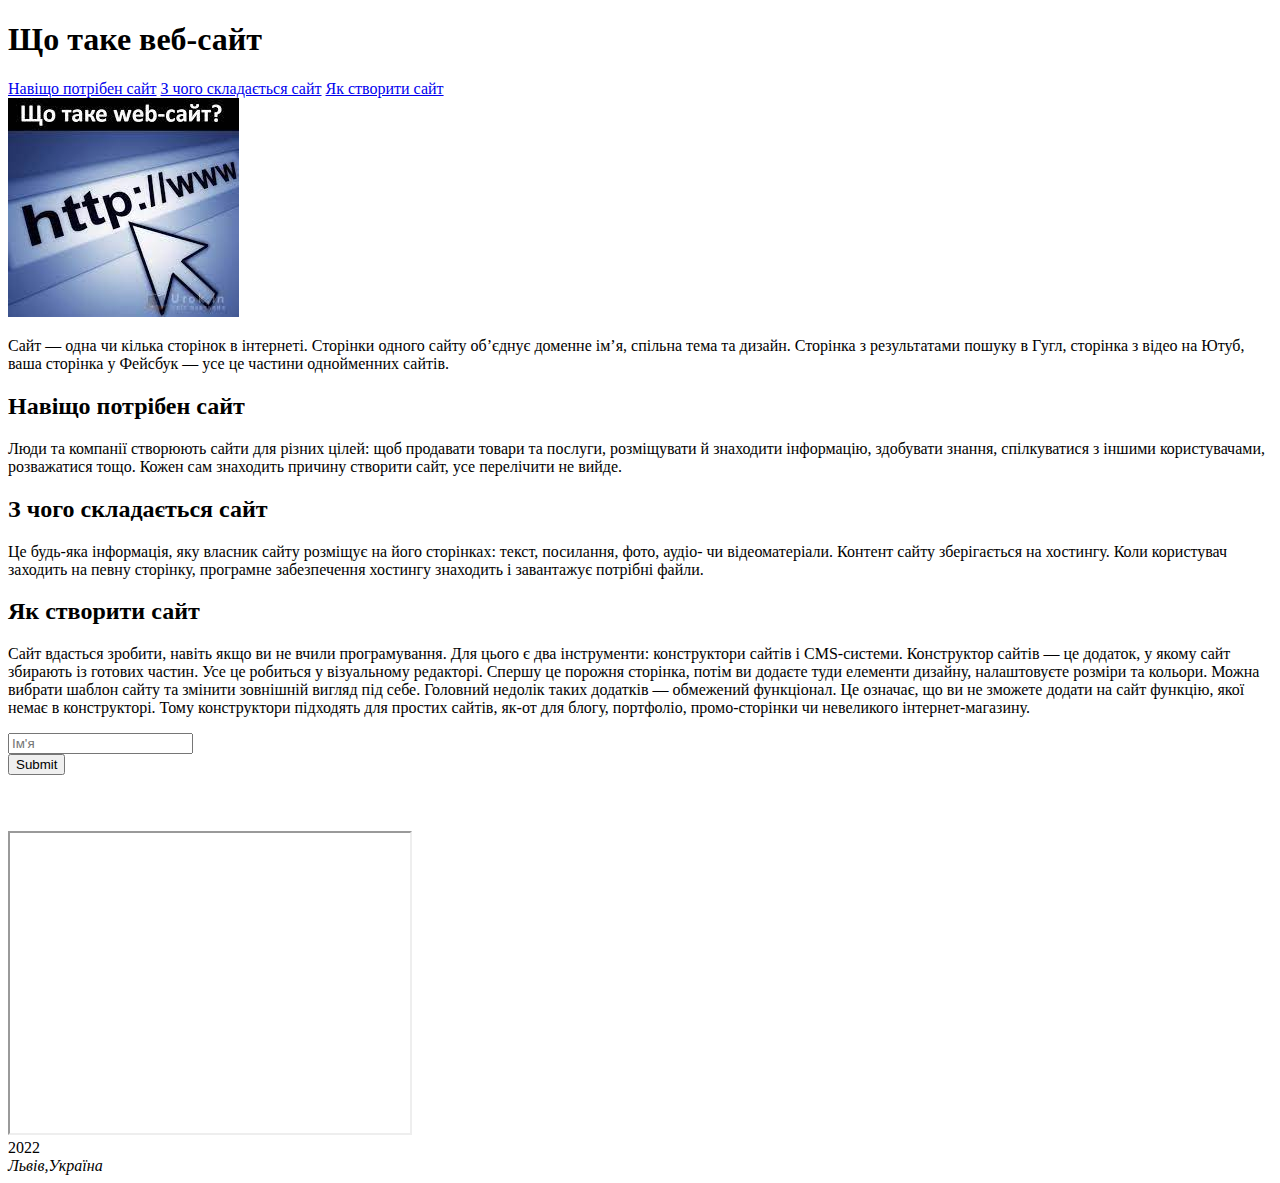
<file: Lesson2/index.html>
<!DOCTYPE html>
<html lang="ua">
<head>
    <meta charset="UTF-8">
    <meta http-equiv="X-UA-Compatible" content="IE=edge">
    <meta name="viewport" content="width=device-width, initial-scale=1.0">
    <title>Document</title>
</head>
<body>

    <header>
        <h1>Що таке веб-сайт</h1>
    </header>
<div>
  <nav>
    
      <a href = "#first">Навіщо потрібен сайт</a>
      <a href = "#second">З чого складається сайт</a>
      <a href = "#third">Як створити сайт</a>
    
  </nav>
</div>

<img src = "[data-uri]"
  <article>
      <section>
        <p>Сайт — одна чи кілька сторінок в інтернеті. 
          Сторінки одного сайту об’єднує доменне ім’я, спільна тема та дизайн. 
          Сторінка з результатами пошуку в Гугл, сторінка з відео на Ютуб, 
          ваша сторінка у Фейсбук — усе це частини однойменних сайтів.</p>

        <h2 id ="first">Навіщо потрібен сайт</h2>

        <p>Люди та компанії створюють сайти для різних цілей: щоб продавати товари та послуги,
          розміщувати й знаходити інформацію, здобувати знання, спілкуватися з іншими користувачами, 
          розважатися тощо. Кожен сам знаходить причину створити сайт, усе перелічити не вийде.</p>

        <h2 id = "second">З чого складається сайт</h2>

        <p>Це будь-яка інформація, яку власник сайту розміщує на його сторінках: 
          текст, посилання, фото, аудіо- чи відеоматеріали. Контент сайту зберігається на хостингу.
          Коли користувач заходить на певну сторінку, програмне забезпечення хостингу знаходить 
          і завантажує потрібні файли.</p>

        <h2 id = "third">Як створити сайт</h2>

        <p>Сайт вдасться зробити, навіть якщо ви не вчили програмування. 
          Для цього є два інструменти: конструктори сайтів і CMS-системи.
          Конструктор сайтів — це додаток, у якому сайт збирають із готових частин.
          Усе це робиться у візуальному редакторі. Спершу це порожня сторінка, потім ви додаєте туди елементи дизайну,
          налаштовуєте розміри та кольори. Можна вибрати шаблон сайту та змінити зовнішній вигляд під себе.
          Головний недолік таких додатків — обмежений функціонал. 
          Це означає, що ви не зможете додати на сайт функцію, якої немає в конструкторі. 
          Тому конструктори підходять для простих сайтів, як-от для блогу, портфоліо, 
          промо-сторінки чи невеликого інтернет-магазину.</p>
      </section>
  </article>

      <form>
        <input type="text" placeholder="Ім'я"><br>
        <input type="submit" value = "Submit">
      </form> 

  <iframe src ="Resume.pdf" height="300" width="400"></iframe> 
  <iframe width="640" height="360" src="https://www.youtube.com/embed/jT0-r0UQbww" 
  title="YouTube video player" frameborder="0" allow="accelerometer; autoplay; clipboard-write; encrypted-media;
  gyroscope; picture-in-picture" allowfullscreen></iframe>

  <footer>
    <time datetime= "2022" >2022</time>
    <address>Львів,Україна</address>
  </footer>

</body>
</html>
</file>
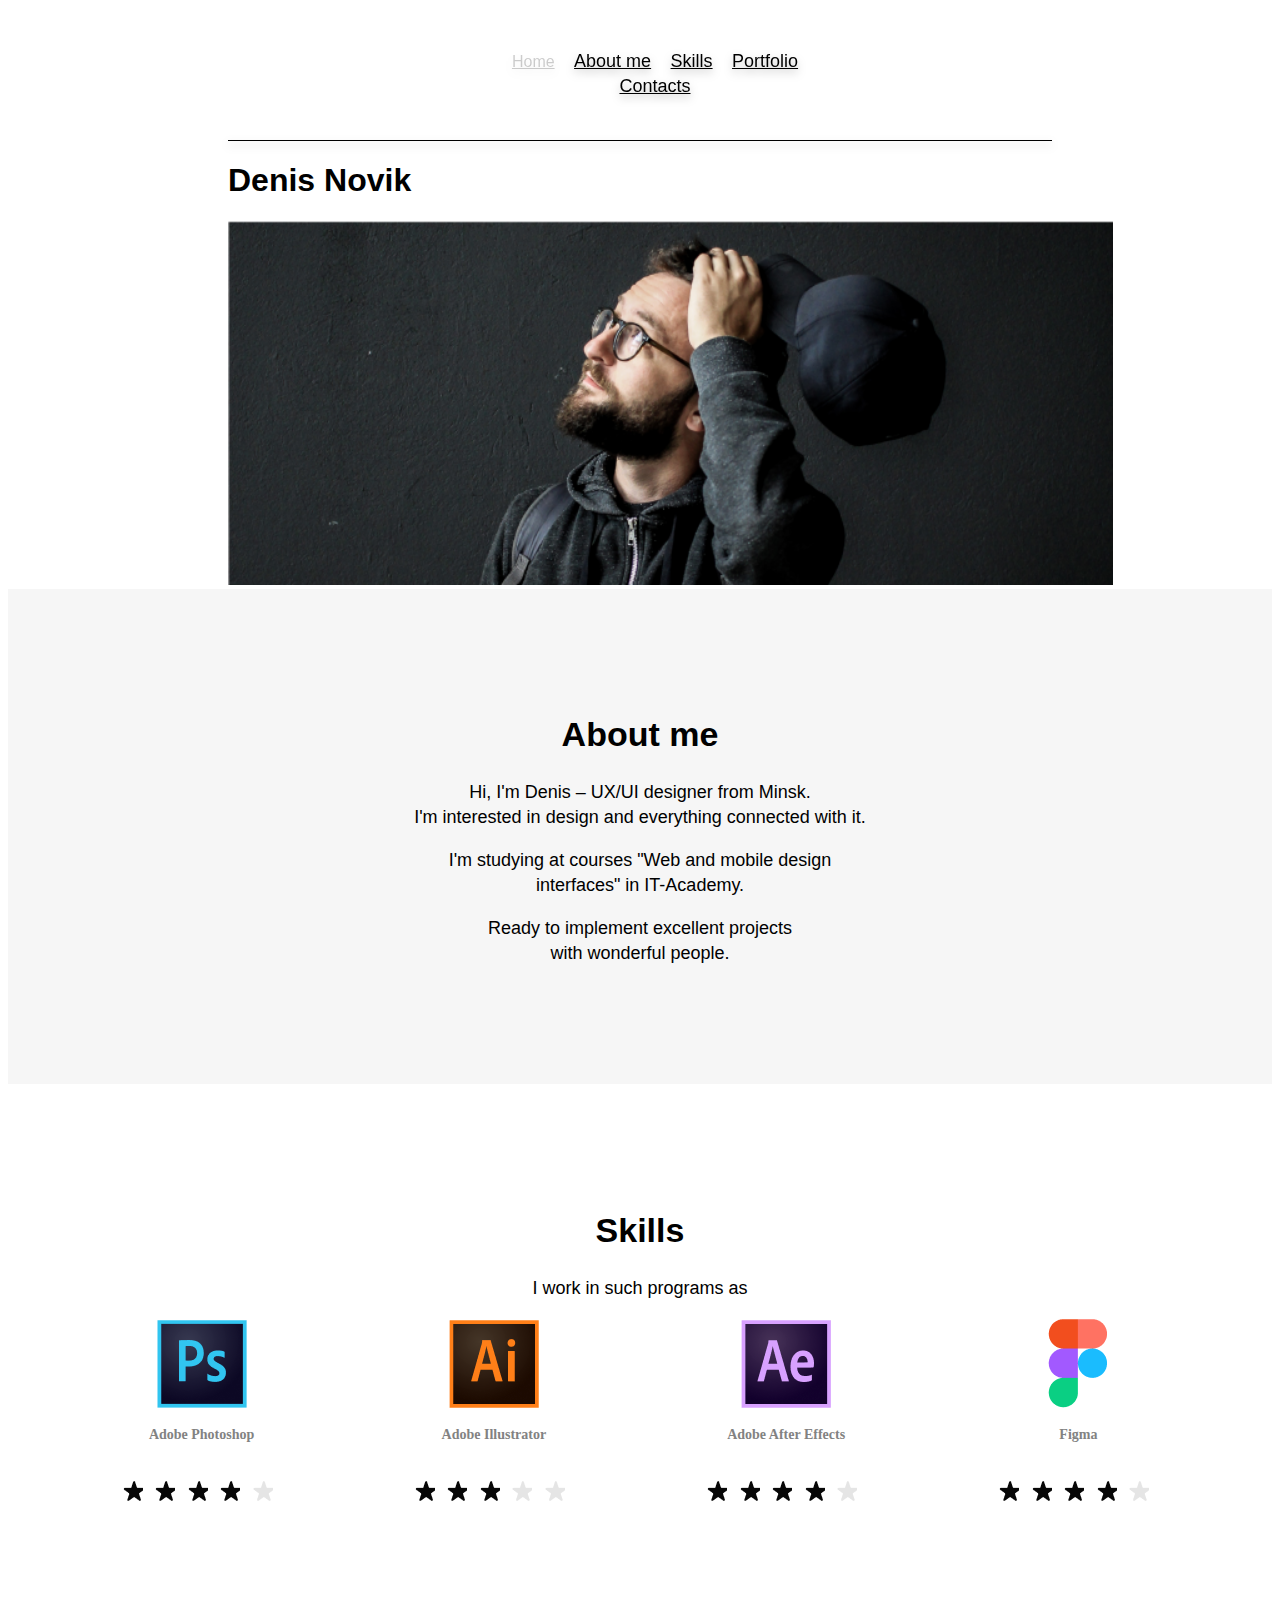
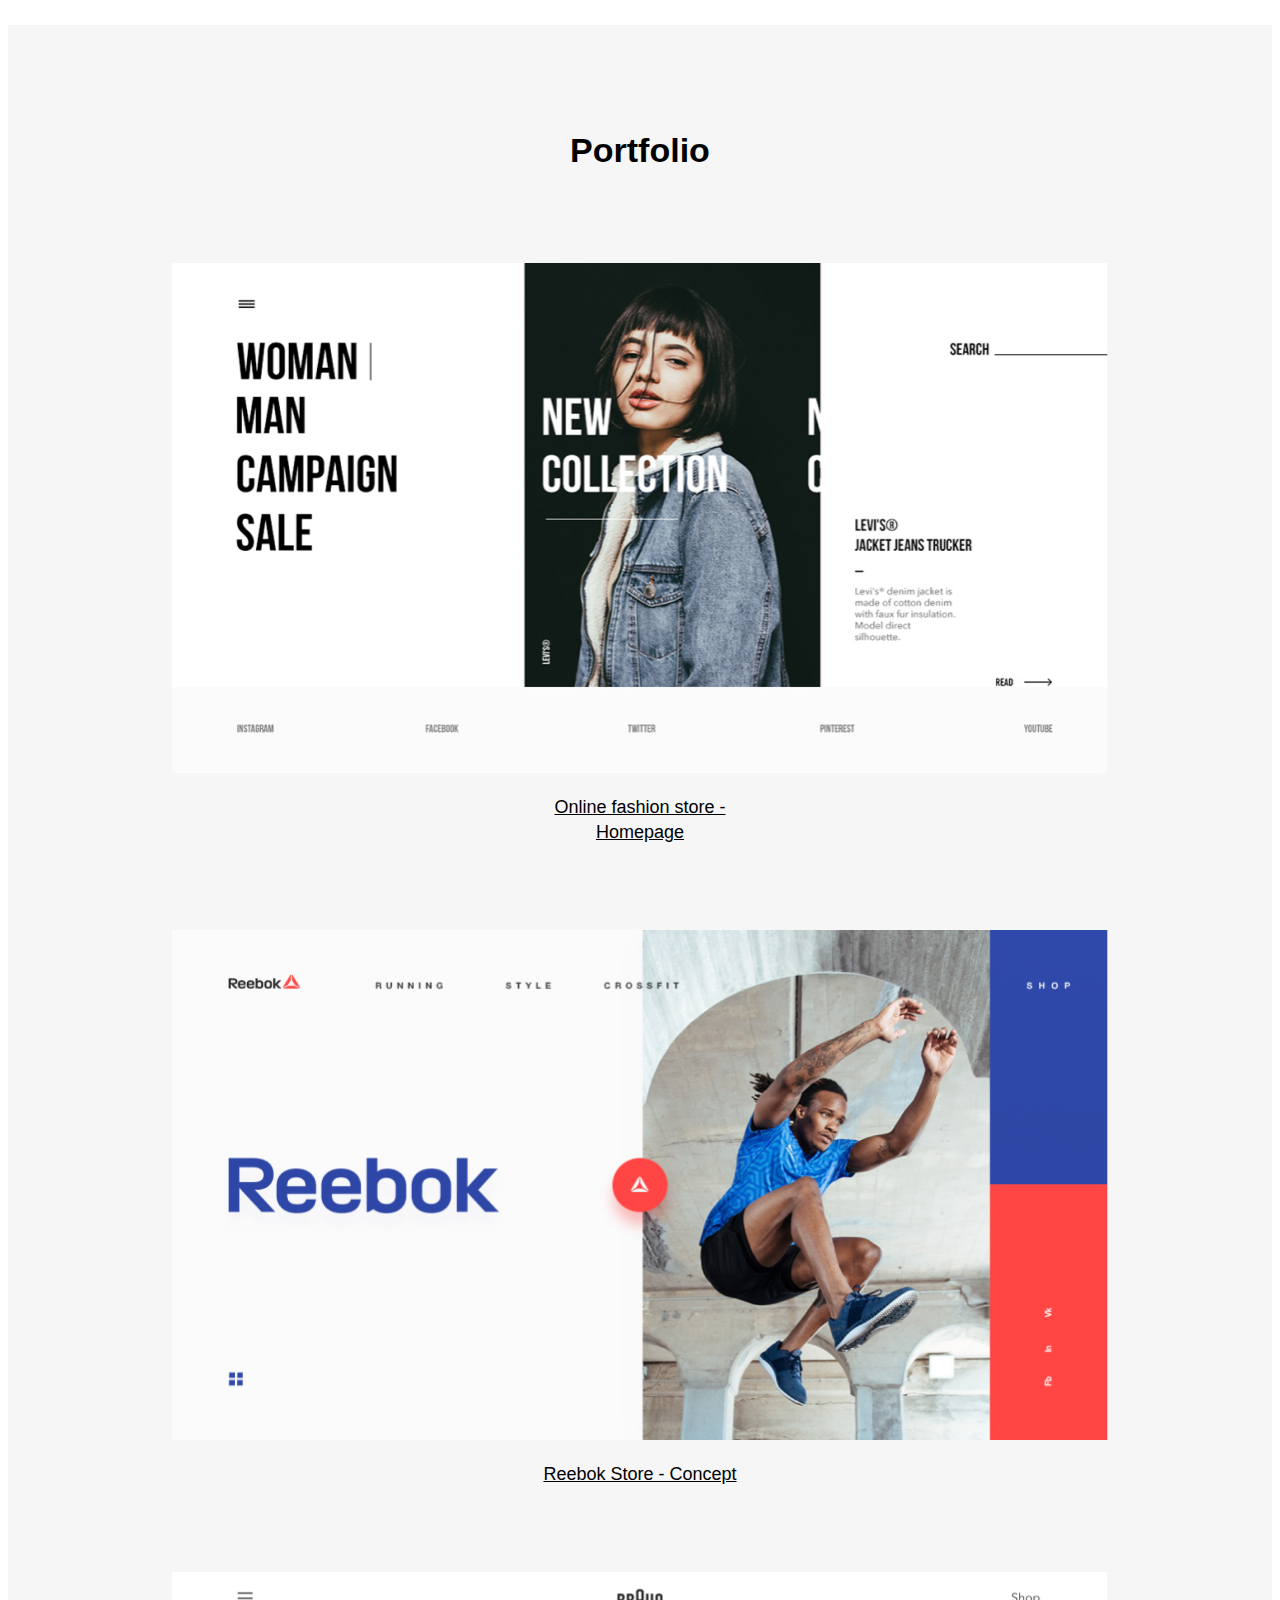
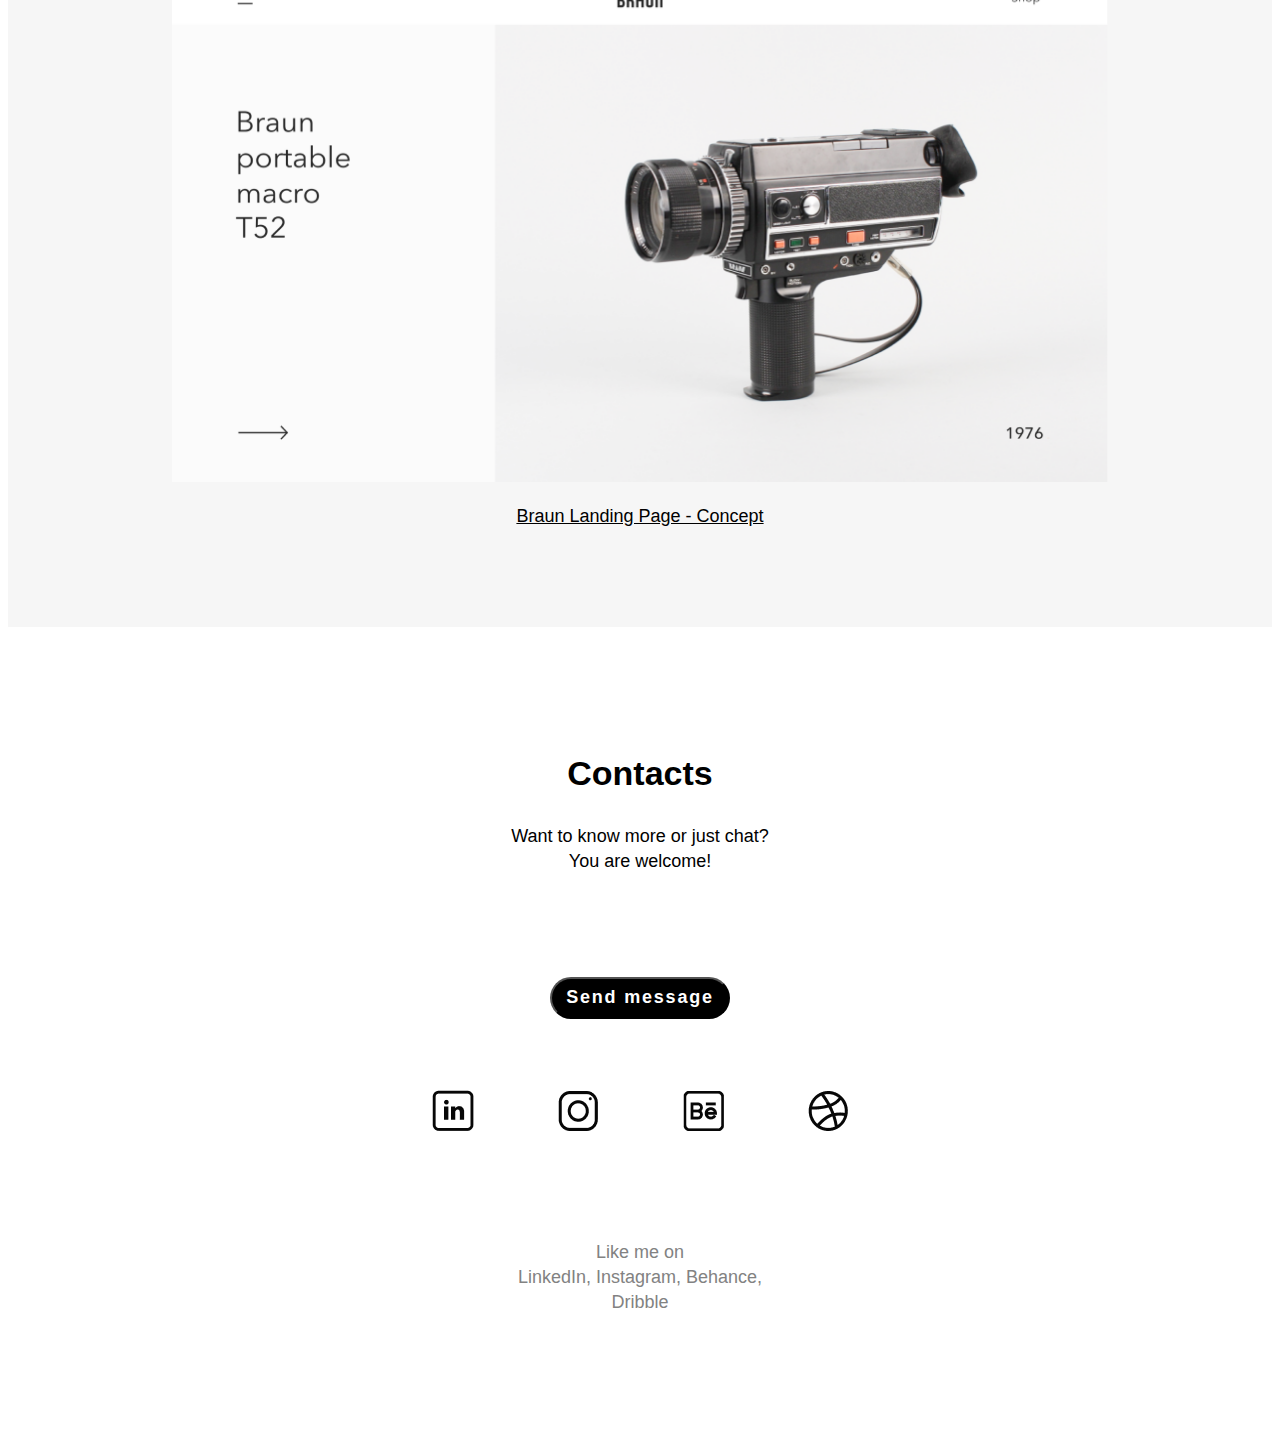
<file: Lesson3/index.html>
<!DOCTYPE html>
<html lang="en">
<head>
    <meta charset="UTF-8">
    <meta http-equiv="X-UA-Compatible" content="IE=edge">
    <meta name="viewport" content="width=device-width, initial-scale=1.0">
    <link rel= "stylesheet" href="style.css">
    <title>Document</title>
</head>
<body>
    <header class ='header'>
        
        <nav class="navigation">
            <ul class="list">
                <li class="list-item"><a href="" class="link-active" >Home</a></li>
                <li class="list-item"><a href="" class= "link" >About me</a></li>
                <li class="list-item"><a href="" class="link">Skills</a></li>
                <li class="list-item"><a href="" class="link" >Portfolio</a></li>
                <li class="list-item"><a href="" class="link" >Contacts</a></li>
            </ul>
        </nav>
            <h1 class = "title">Denis Novik</h1>
            <img  class=" denis" src = "img/BSPP2266x940.png" width="885px">
    </header>
    <main>
        <section class= "section about-me">
            <h1 class="sub-me">About me</h1>
            <p class= "about-me_description">
                Hi, I'm Denis – UX/UI designer from Minsk.<br> 
                I'm interested in design and everything connected with it.
            </p>
            <p class= "about-me_description">
                I'm studying at courses "Web and mobile design<br> interfaces" in IT-Academy.
            </p>
            <p class = "about-me_description">
                Ready to implement excellent projects<br> with wonderful people.
            </p>
        </section>

        <section class= "section skills">
            <h1 class= "sub-me">Skills</h1>
            <p>I work in such programs as</p>

            <div class="skill-container">
                <div class="skill">
                    <img src= "img/Group.png" alt= "photoshop">
                    <p class="skill-description">Adobe Photoshop</p>
                    <div class="star__container">

                        <div class="star0">
                            <div class="star"></div>
                            <div class="star"></div>
                            <div class="star"></div>
                            <div class="star"></div>
                            <div class="star"></div>
                        </div>
                    </div>
                    <!--
                    <div class= "star_container">
                        <img src="img/Star.png" class="star">
                        <img src="img/Star.png" class="star">
                        <img src="img/Star.png" class="star">
                        <img src="img/Star.png" class="star">
                        <img src= "img/Star-empty.png" class="star">
                    </div>-->
                </div>

                <div class="skill">
                    <img src= "img/Group 2.png" alt= "Illustrator">
                    <p class="skill-description">Adobe Illustrator</p>
                    <div class="star__container">

                        <div class="star1">
                            <div class="star"></div>
                            <div class="star"></div>
                            <div class="star"></div>
                            <div class="star"></div>
                            <div class="star"></div>
                        </div>
                    </div>

            
                    <!--
                    <div class= "star_container">
                        <img src="img/Star.png" class="star">
                        <img src="img/Star.png" class="star">
                        <img src="img/Star.png" class="star">
                        <img src= "img/Star-empty.png" class="star">
                        <img src= "img/Star-empty.png" class="star">
                    </div>-->
                </div>
            
                <div class="skill">
                    <img src= "img/Group(1).png" alt= "effects">
                    <p class="skill-description">Adobe After Effects</p>

                    <div class="star__container">

                        <div class="star2">
                            <div class="star"></div>
                            <div class="star"></div>
                            <div class="star"></div>
                            <div class="star"></div>
                            <div class="star"></div>
                        </div>
                    </div>
                    <!--
                    <div class= "star_container">
                        <img src="img/Star.png" class="star">
                        <img src="img/Star.png" class="star">
                        <img src="img/Star.png" class="star">
                        <img src="img/Star.png" class="star">
                        <img src= "img/Star-empty.png" class="star">
                    </div>-->
                </div>
            
                <div class="skill">
                    <img src= "img/Group 2(1).png" alt= "figma">
                    <p class="skill-description">Figma</p>

                    <div class="star__container">

                        <div class="star3">
                            <div class="star"></div>
                            <div class="star"></div>
                            <div class="star"></div>
                            <div class="star"></div>
                            <div class="star"></div>
                        </div>
                    </div>
                    <!--
                    <div class= "star_container">
                        <img src="img/Star.png" class="star">
                        <img src="img/Star.png" class="star">
                        <img src="img/Star.png" class="star">
                        <img src="img/Star.png" class="star">
                        <img src= "img/Star-empty.png" class="star">
                    </div>-->
                </div>
            </div>
        </section>
        <section class= "portfolio">
                <h1 class= "sub-me">Portfolio</h1>
                <div class="port">
                    <img src="img/girl.png" class="foto">
                    <p><a href="" class="link">Online fashion store -<br> Homepage</a></p>
                </div>

                <div class="port">
                    <img src="img/reebok_web.png" class="foto">
                    <p><a href="" class="link">Reebok Store - Concept</a></p>
                </div>

                <div class="port">
                    <img src="img/camera.png" class="foto">
                    <p><a href="" class="link">Braun Landing Page - Concept</a></p>
                </div>

        </section>
        <footer>
            <section class= "section contacts">
                <h1 class= "sub-me">Contacts</h1>
                <p class ="subtitle_work contact">Want to know more or just chat? <br>
                    You are welcome!</p>
                <button type = "submit" class=" button">Send message</button>
            
                <div class="social">
                    <a href= ""><img src="img/linked.png" class="icon"></a>
                    <a href=""><img src="img/insta.png" class="icon"></a>
                    <a href=""> <img src="img/be.png" class="icon"></a>
                    <a href=""><img src="img/ball.png" class="icon"></a>
                </div>
                <div class="bottom">
                    <p>Like me on<br>
                        LinkedIn, Instagram, Behance,<br> Dribble</p>
                </div>
            </section>
        </footer>
    </main>
</body>
</html>
</file>
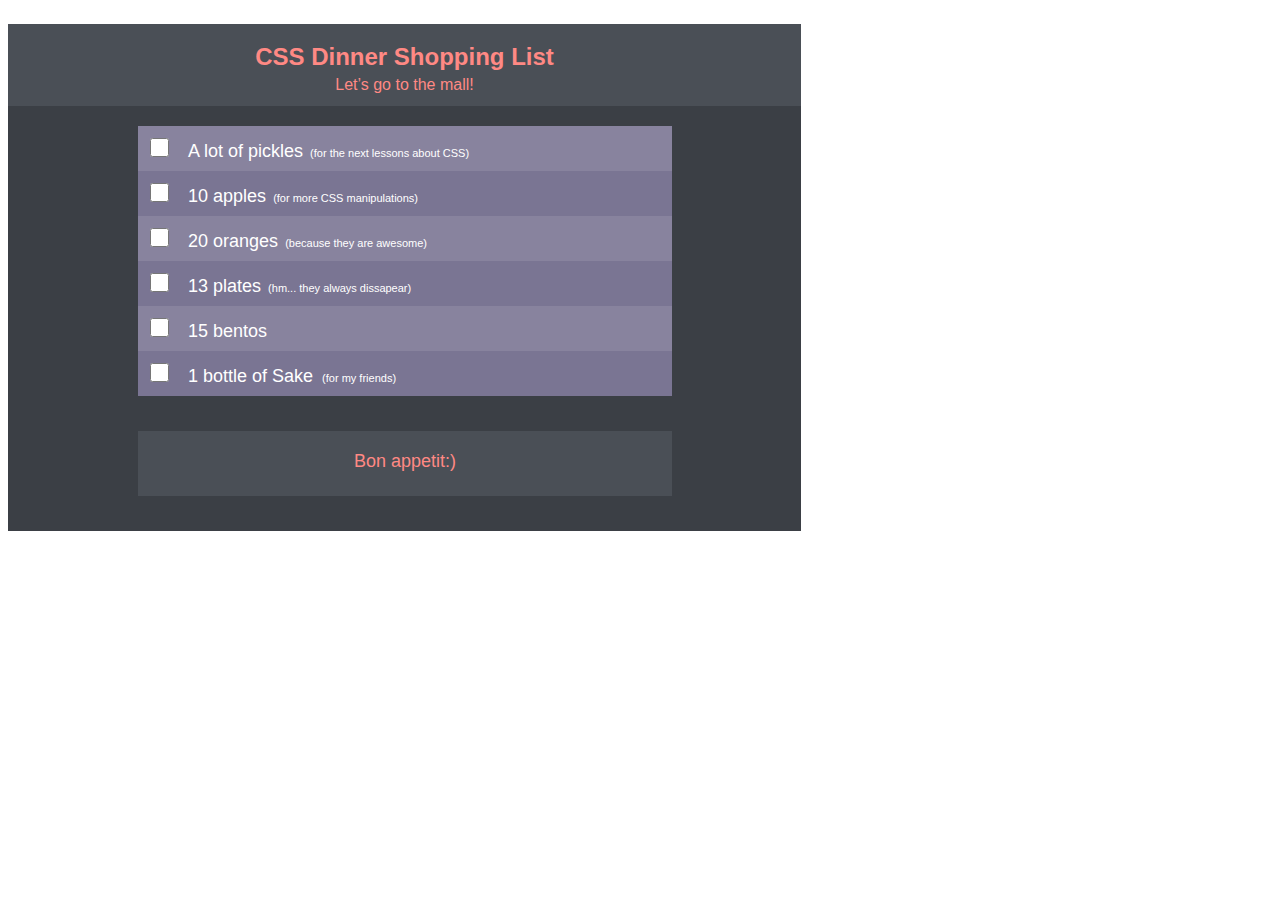
<file: Lesson4/index.html>
<!DOCTYPE html>
<html lang="en">
<head>
    <meta charset="UTF-8">
    <meta http-equiv="X-UA-Compatible" content="IE=edge">
    <meta name="viewport" content="width=device-width, initial-scale=1.0">
    <link rel="stylesheet" href="style.css">
    <title>Document</title>
</head>
<body>
    <div class="frame">
        <header class="header">
            <p class="title">CSS Dinner Shopping List</p>
            <p class="subtitle">Let’s go to the mall!</p>
        </header>
        <main>
            <div class="list-container">
                <div class="list">
                    <label><input type= "checkbox" class="check"><span class="item">A lot of pickles<span class="sup"> 
                    (for the next lessons about CSS)</span></span>
                    </label>
                </div>
                
                <div class="list">
                    <label><input type= "checkbox" class="check"><span class="item">10 apples<span class="sup"> 
                    (for more CSS manipulations)</span></span>
                    </label>
                </div>
                
                <div class="list">
                    <label>
                        <input type= "checkbox" class="check"><span class="item">20 oranges<span class="sup"> 
                    (because they are awesome)</span></span>
                    </label>
                </div>
                
                <div class="list">
                    <label>
                        <input type= "checkbox" class="check"><span class="item">13 plates<span class="sup"> 
                    (hm... they always dissapear)</span></span>
                    </label>
                </div>
                
                <div class="list">
                    <label>
                        <input type= "checkbox" class="check"><span class="item">15 bentos</span>
                    </label>
                </div> 
                
                <div class="list">
                    <label>
                    <input type= "checkbox" value="yes" class="check" ><span class="item">1 bottle of Sake <span class="sup"> 
                    (for my friends)</span></span>
                    </label>
                </div>
            </div>
        </main>
        <footer>
            <div class="footer"><span>Bon appetit:)</span></div>
        </footer>
     </div>
</body>
</html>
</file>
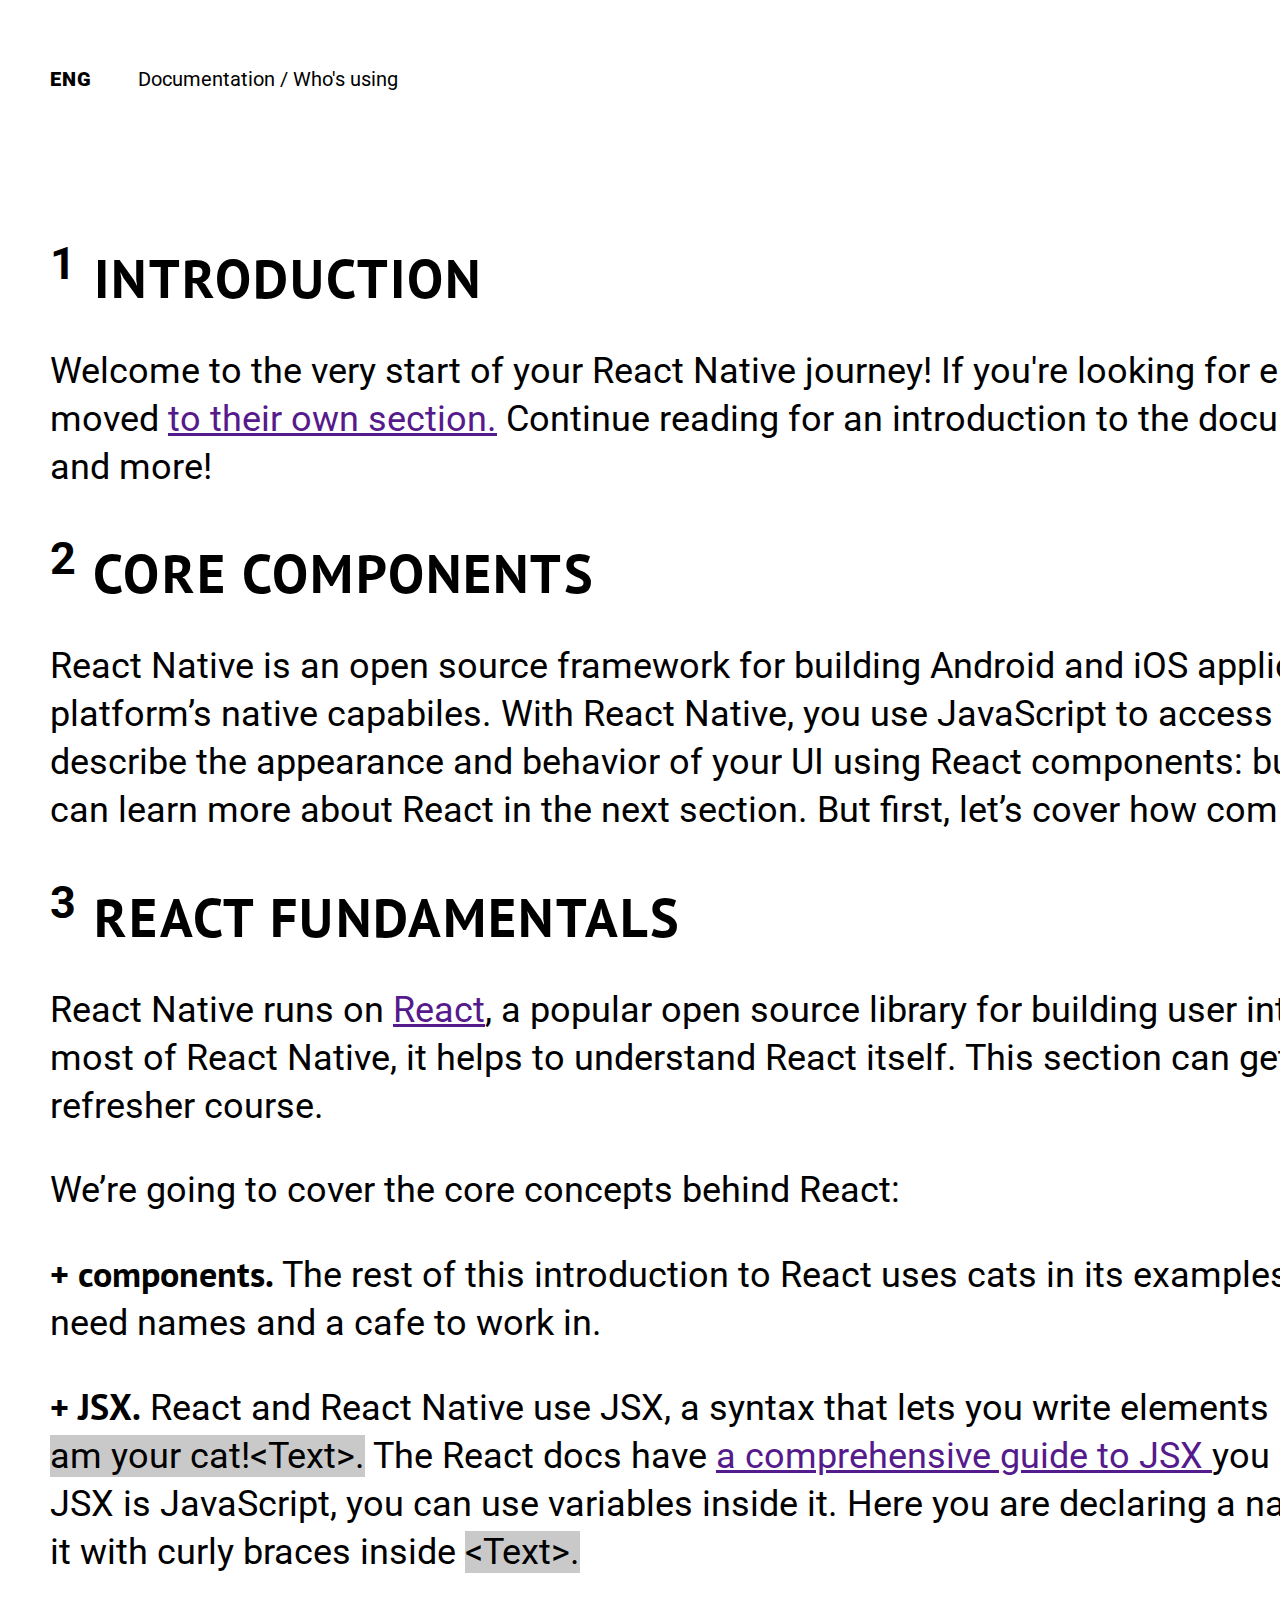
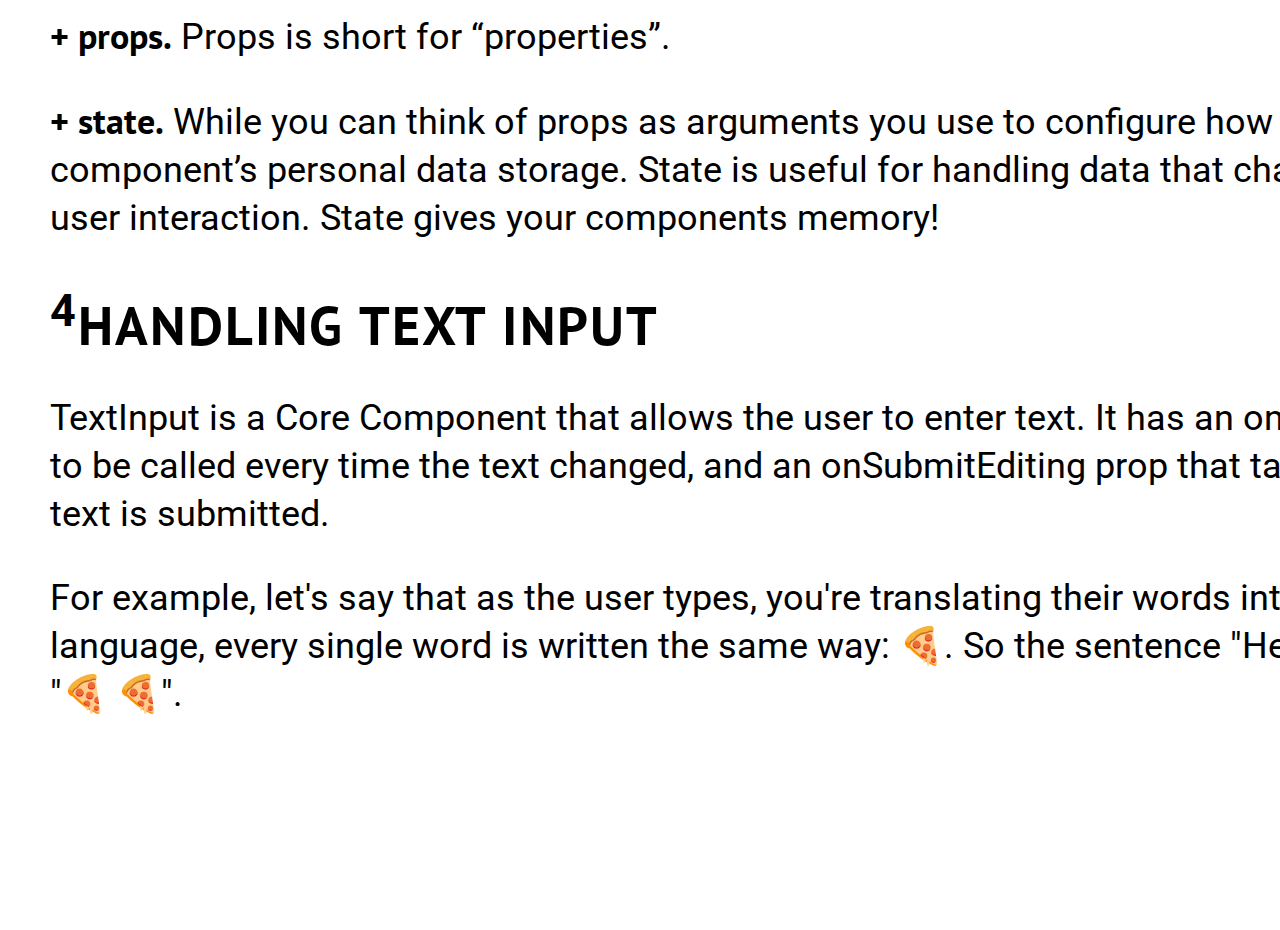
<file: Lesson5/index.html>
<!DOCTYPE html>
<html lang="en">
<head>
    <meta charset="UTF-8">
    <meta http-equiv="X-UA-Compatible" content="IE=edge">
    <meta name="viewport" content="width=device-width, initial-scale=1.0">
    <link rel="preconnect" href="https://fonts.googleapis.com">
    <link rel="preconnect" href="https://fonts.gstatic.com" crossorigin>
    <link href="https://fonts.googleapis.com/css2?family=Roboto:wght@400;900&display=swap" rel="stylesheet"> 
    <link rel="preconnect" href="https://fonts.googleapis.com">
    <link rel="preconnect" href="https://fonts.gstatic.com" crossorigin>
    <link href="https://fonts.googleapis.com/css2?family=PT+Sans:wght@400;700&display=swap" rel="stylesheet"> 
    <link rel ="stylesheet" href= "style.css";>
    <title>Document</title>
</head>
<body class = "frame">
    <header class ="top">
        <div class="title">
             <span>  <span class = "lang">ENG</span>
            <span class="doc">Documentation /   Who's using </span></span>
           <span class="logo"> <img src="company-logo-black.png"></span>
        </div>
    </header>
    <main>
        <div class="introduction">
            <h2><sup>1</sup> Introduction </h2>
            <p>Welcome to the very start of your React Native journey!
             If you're looking for environment setup instructions,
             they've moved <a href=""><u>to their own section.</u></a>
             Continue reading for an introduction to the documentation,
             Native Components, React, and more!
            </p>

            <h2><sup>2</sup> Core Components </h2>
            <p>React Native is an open source framework for building Android
             and iOS applications using React and the app platform’s native capabiles.
             With React Native, you use JavaScript to access your platform’s 
             APIs as well as to describe the appearance and behavior of your UI using 
             React components: bundles of reusable, nestable code. 
             You can learn more about React in the next section. 
             But first, let’s cover how components work in React Native.
            </p>

             <h2><sup>3</sup>  React Fundamentals</h2>      
            <p>React Native runs on <a href=""><u>React</u></a>, 
             a popular open source library for building 
             user interfaces with JavaScript. To make the most of React Native,
             it helps to understand React itself. 
             This section can get you started or can serve as a refresher course.
            </p>

            <p>We’re going to cover the core concepts behind React:</p>

            <p><span class="bold">+ components.</span>
             The rest of this introduction to React uses cats in its examples: 
             friendly, approachable creatures that need names and a cafe to work in.
            </p>
            
            <p><span class="bold">+ JSX.</span> React and React Native use JSX, a syntax that 
             lets you write elements inside JavaScript like so:
            <span class="grey__text">&ltText&gtHello, I am your cat!&ltText&gt.</span>
             The React docs have <a href =""><u>a comprehensive guide to JSX </u></a>
             you can refer to learn even more. Because JSX is JavaScript,
             you can use variables inside it. Here you are declaring
             a name for the cat, name, and embedding it with curly braces inside
             <span class="grey__text">&ltText&gt.</span> 
            </p>

            <p><span class="bold">+ props.</span> Props is short for “properties”. </p>

            <p><span class="bold">+ state.</span> While you can think of props as
             arguments you use to configure how components render,
             state is like a component’s personal data storage. 
             State is useful for handling data that changes over
             time or that comes from user interaction. 
             State gives your components memory!</p>


            <h2><sup>4</sup>Handling Text Input</h2> 
            <p>TextInput is a Core Component that allows the user 
             to enter text. It has an onChangeText prop that takes 
             a function to be called every time the text changed,
             and an onSubmitEditing prop that takes a function
             to be called when the text is submitted.
            </p>

            <p>For example, let's say that as the user types,
              you're translating their words into a different language.
              In this new language, every single word is written the same way:
             🍕. So the sentence "Hello there Bob" would be translated as "🍕 🍕".
             </p>
        </div>
    </main>
</body>
</html>
</file>
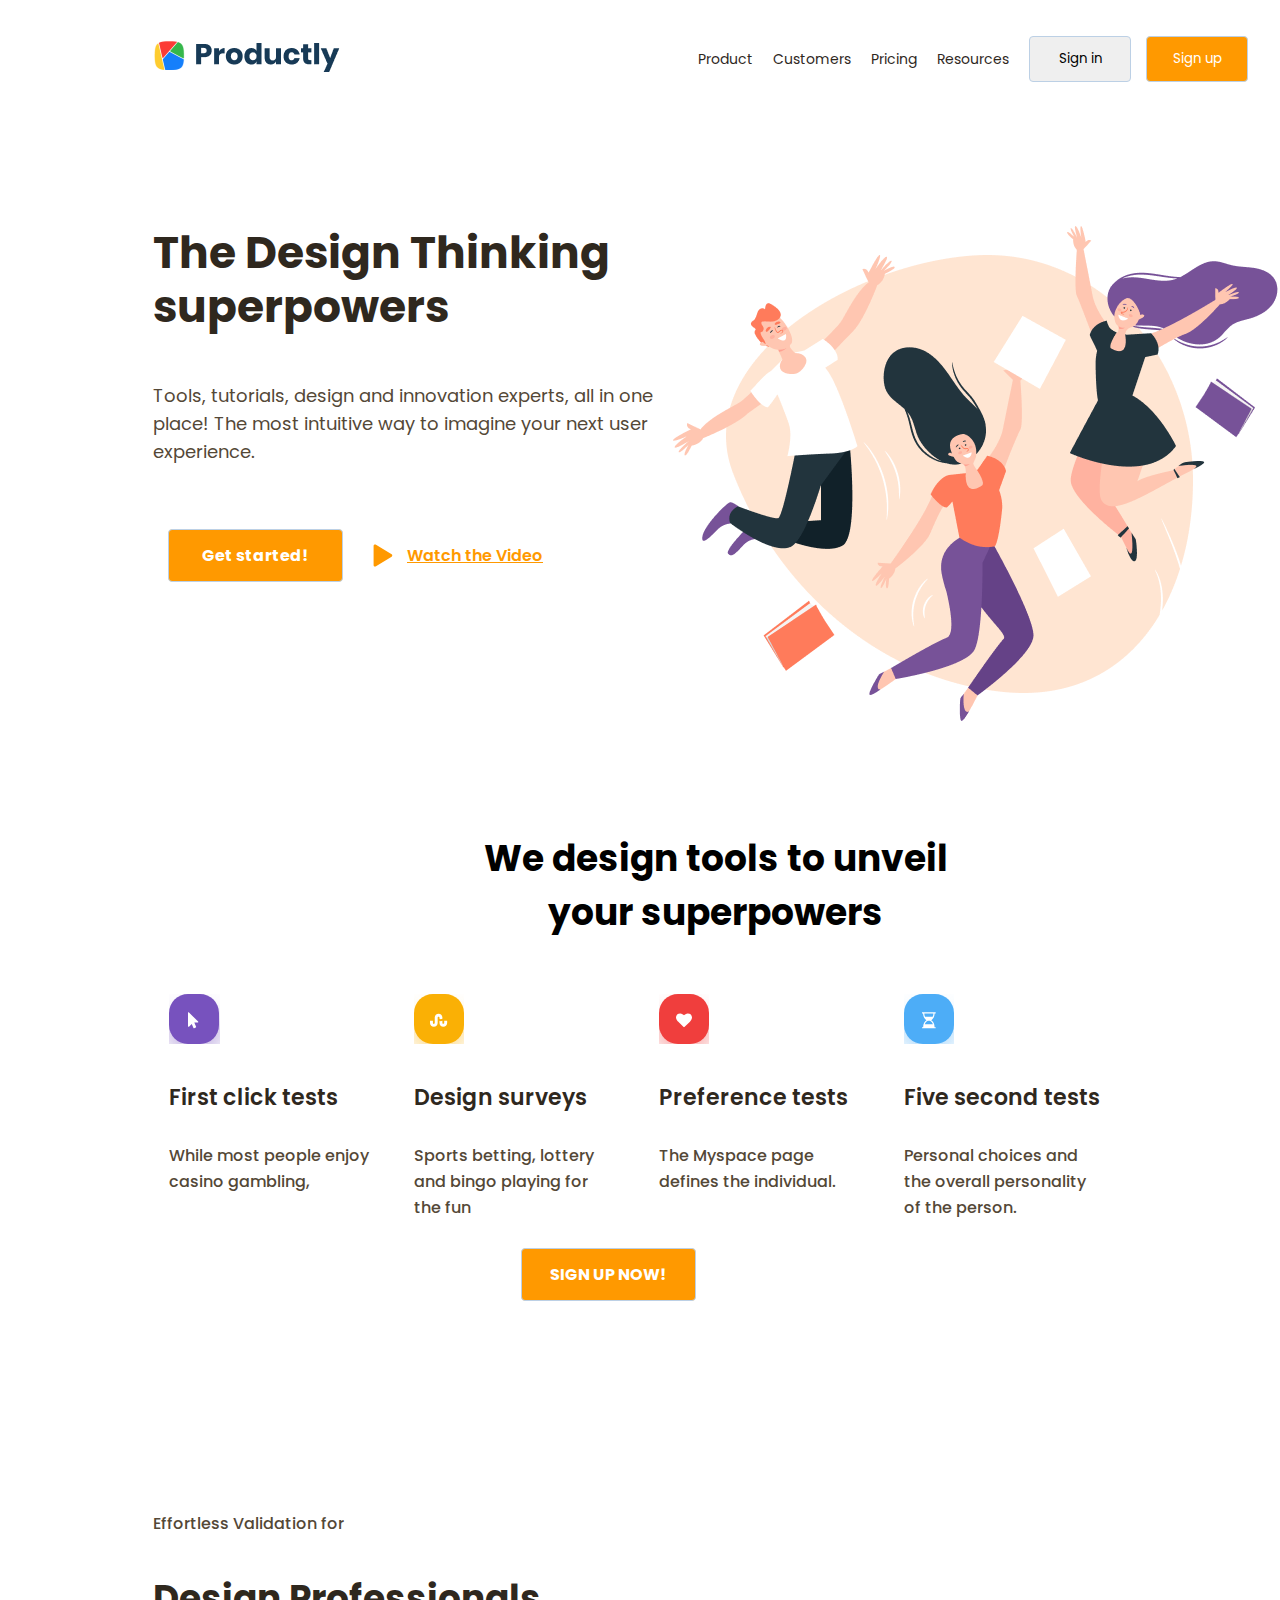
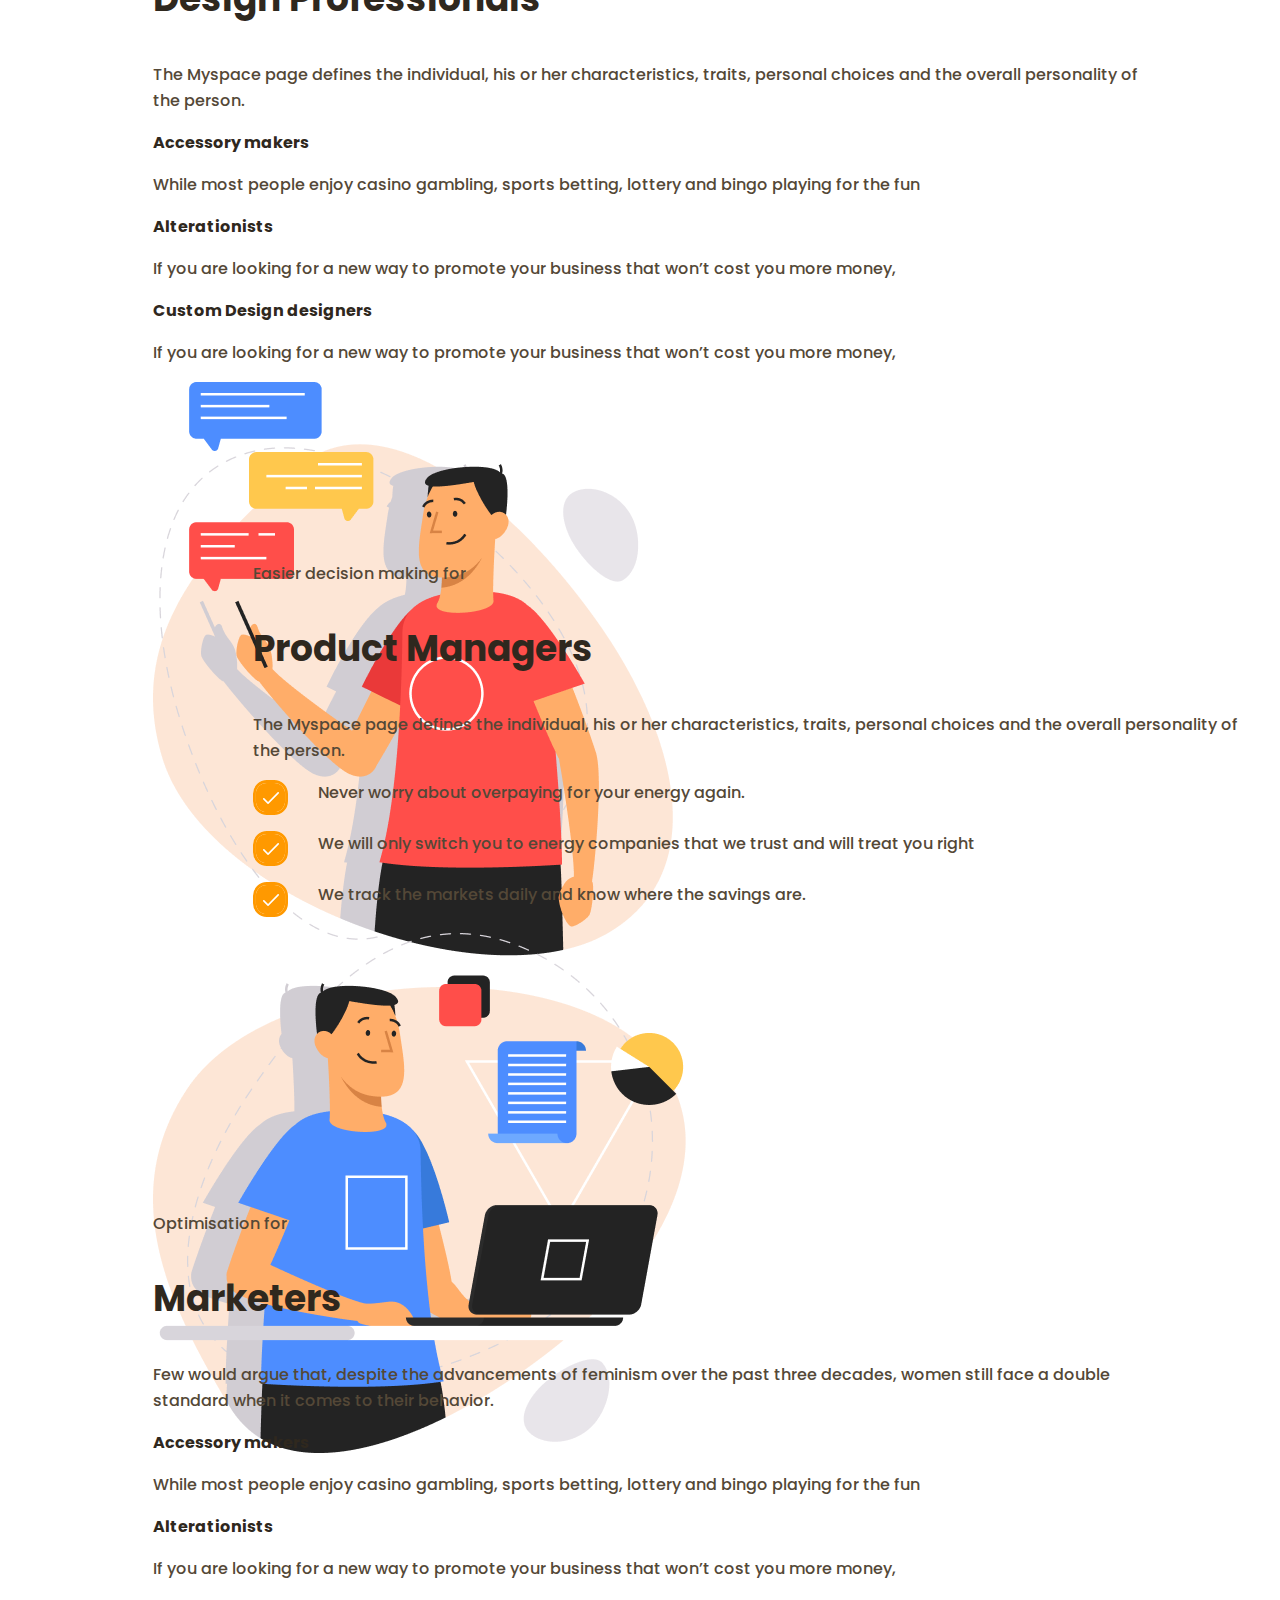
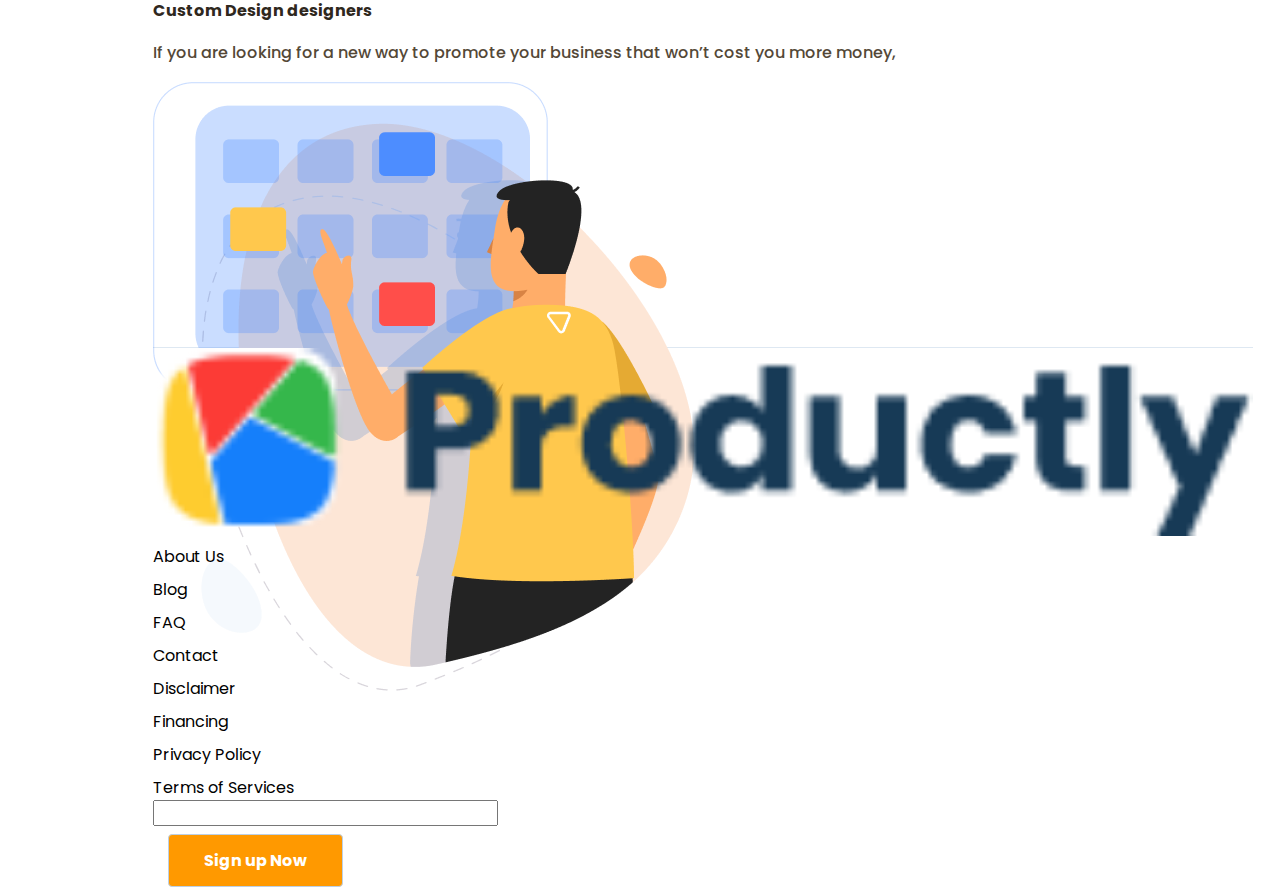
<file: Lesson6/index.html>
<!DOCTYPE html>
<html lang="en">
<head>
    <meta charset="UTF-8">
    <meta http-equiv="X-UA-Compatible" content="IE=edge">
    <meta name="viewport" content="width=device-width, initial-scale=1.0">
    <link rel="preconnect" href="https://fonts.googleapis.com">
    <link rel="preconnect" href="https://fonts.gstatic.com" crossorigin>
    <link href="https://cdn.jsdelivr.net/npm/bootstrap@5.1.3/dist/css/bootstrap.min.css"
     rel="stylesheet" integrity="sha384-1BmE4kWBq78iYhFldvKuhfTAU6auU8tT94WrHftjDbrCEXSU1oBoqyl2QvZ6jIW3" 
     crossorigin="anonymous">
     <link href="https://fonts.googleapis.com/css2?family=PT+Sans:wght@400;700&family=Poppins:wght@400;600;700&display=swap" rel="stylesheet">
     <link rel = "stylesheet" href="style.css">
     <title>Productly</title>
</head>
<body class="page">
   <header class="navigation">
        <span class="logo"><img src="img/Logo(1).png"></span>
        <div class="nav"> 
                <span class="list-item">Product</span>
                <span class="list-item">Customers</span>
                <span class="list-item">Pricing</span>
                <span class="list-item">Resources</span>
            <button type="submit" class=" button">Sign in</button>
            <button type="submit"class=" button button__orange">Sign up</button>
        </div>        
   </header> 
   <main>
       <div class="main__part">
            <div class="main__left">
                <div  class="main__title">
                    <span>The Design Thinking superpowers</span>
                </div>

                <div class="sub__title">
                    <p>Tools, tutorials, design and innovation experts,
                    all in one place! The most intuitive way to imagine your next user experience.
                    </p>
                </div>

                <div class="svg__text">
                    <button type="submit"class=" button button__orange button__width">Get started!</button>
                    <img src="img/Triangle Copy 6.svg" class="icon__play"> 
                    <a href="#" class ="text">Watch the Video</a>
                </div>
            </div>

                <img src="img/Image(3).png" class="foto__end">
            </div>
        </div>       
   </main>
   <footer>
       <div class="page__footer">
            <div class="footer__title"><span>We design tools to unveil your superpowers</span></div>
            <div class="footer__items">

                <div class="item">
                    <img src="img/point.svg">
                    <h4 class="footer__subtitle">First click tests</h4>
                    <p class="footer__text">While most people enjoy casino gambling,</p>
                </div>

                <div class="item">
                    <img src="img/line.svg">
                    <h4 class="footer__subtitle">Design surveys</h4>
                    <p class="footer__text">Sports betting, lottery and bingo playing for the fun</p>
                </div>

               <div class="item">
                    <img src="img/icon.svg">
                    <h4 class="footer__subtitle">Preference tests</h4>
                    <p class="footer__text">The Myspace page defines the individual.</p>
               </div>

               <div class="item">
                     <img src="img/time.svg">
                    <h4 class="footer__subtitle">Five second tests</h4>
                    <p class="footer__text">Personal choices and the overall personality of the person. </p>
                </div>
           </div>
            <button type="submit" class="button button__orange button__width button__center">SIGN UP NOW!</button>
        </div>        
   </footer>
   
   <section class="section d-flex flex-row justify-content-between">
       <div class="section1">
            <p class="pre__title">Effortless Validation for</p>
            <p class="section__title">Design Professionals</p>
            <p class="section__text">The Myspace page defines the individual,
             his or her characteristics, traits, personal choices and the 
             overall personality of the person. 
            </p>
            <p class="second__title">Accessory makers</p>
            <p class="section__text">While most people enjoy casino gambling,
             sports betting, lottery and bingo playing for the fun
            </p>
            <p class="second__title">Alterationists</p>
            <p class="section__text">If you are looking for a new way
                to promote your business that won’t cost you more money, 
            </p>
            <p class="second__title">Custom Design designers</p>
            <p class="section__text">If you are looking for a new way 
             to promote your business that won’t cost you more money, 
            </p>
        </div>
        <div class="foto__element">
            <img src="img/Image(6).png">
        </div>
   </section>

   <section class="section d-flex flex-row-reverse justify-content-between">
        <div class="section2">
            <p class="pre__title">Easier decision making for</p>
            <p class="section__title">Product Managers</p>
            <p class="section__text">The Myspace page defines the individual,
             his or her characteristics, traits, personal choices 
             and the overall personality of the person. 
            </p>
            
            <div>
                <p class="section__text section__icon">
                    <img src="img/check.svg" class="image">
                    <span class="check"> Never worry about overpaying for your 
                    energy again.</span> 
                </p>

                <p class="section__text section__icon">
                    <img src="img/check.svg" class="image">
                    <span class="check">We will only switch you to energy companies 
                    that we trust and will treat you right</span> 
                </p>
                <p class="section__text section__icon">
                    <img src="img/check.svg" class="image">
                    <span class="check"> We track the markets daily and 
                    know where the savings are.</span> 
                </p>
            </div>
        </div>
        <div class="foto__element">
            <img src="img/Image(4).png">
        </div>
    </section>

    <section class="section d-flex flex-row justify-content-between">

    <div class="section1">
            <p class="pre__title">Optimisation for</p>
            <p class="section__title">Marketers</p>
            <p class="section__text">Few would argue that, despite the advancements 
                of feminism over the past three decades, women still face 
                a double standard when it comes to their behavior.     
            </p>
            <p class="second__title">Accessory makers</p>
            <p class="section__text">While most people enjoy casino gambling,
            sports betting, lottery and bingo playing for the fun
            </p>
            <p class="second__title">Alterationists</p>
            <p class="section__text">If you are looking for a new way
                to promote your business that won’t cost you more money, 
            </p>
            <p class="second__title">Custom Design designers</p>
            <p class="section__text">If you are looking for a new way 
            to promote your business that won’t cost you more money, 
            </p>
        </div>
        <div class="foto__element">
            <img src="img/Image(5).png">
         </div>
    </section>
    <footer class="the__end d-flex flex-row justify-content-between">
        <div class="last"><img src="img/Logo(1).png"></div>
        <div class="footer__end">
            <span class="block">About Us</span>
            <span class="block"> Blog</span>
            <span class="block">FAQ</span>
            <span class="block">Contact</span>

        </div>
        <div class="footer__end">
            <span class="block">Disclaimer</span>
            <span class="block">Financing</span>
            <span class="block">Privacy Policy</span>
            <span class="block">Terms of Services</span>
        </div>
        <div class="footer__forms footer__end">
            <input type="text">
            <button type="submit"class=" button button__orange button__width block">Sign up Now</button>
        </div>

    </footer>
</body>
</html>
</file>
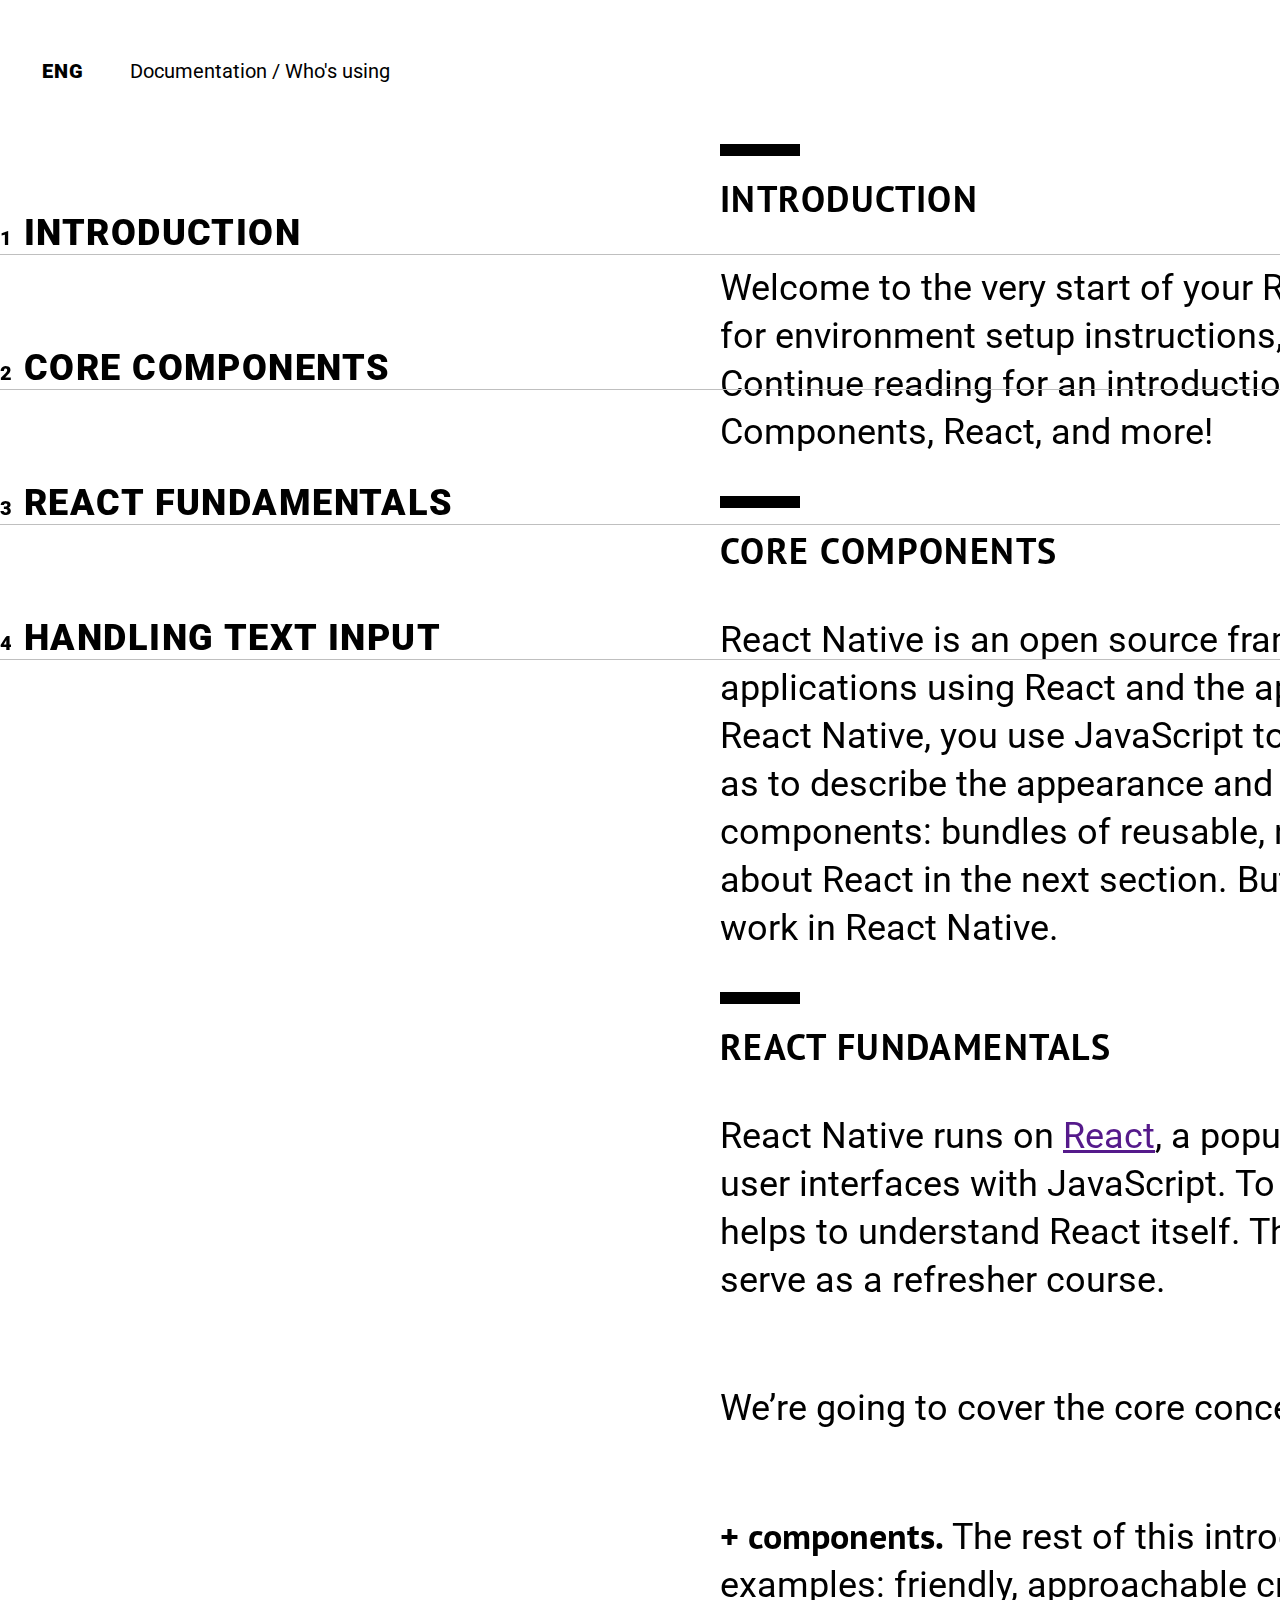
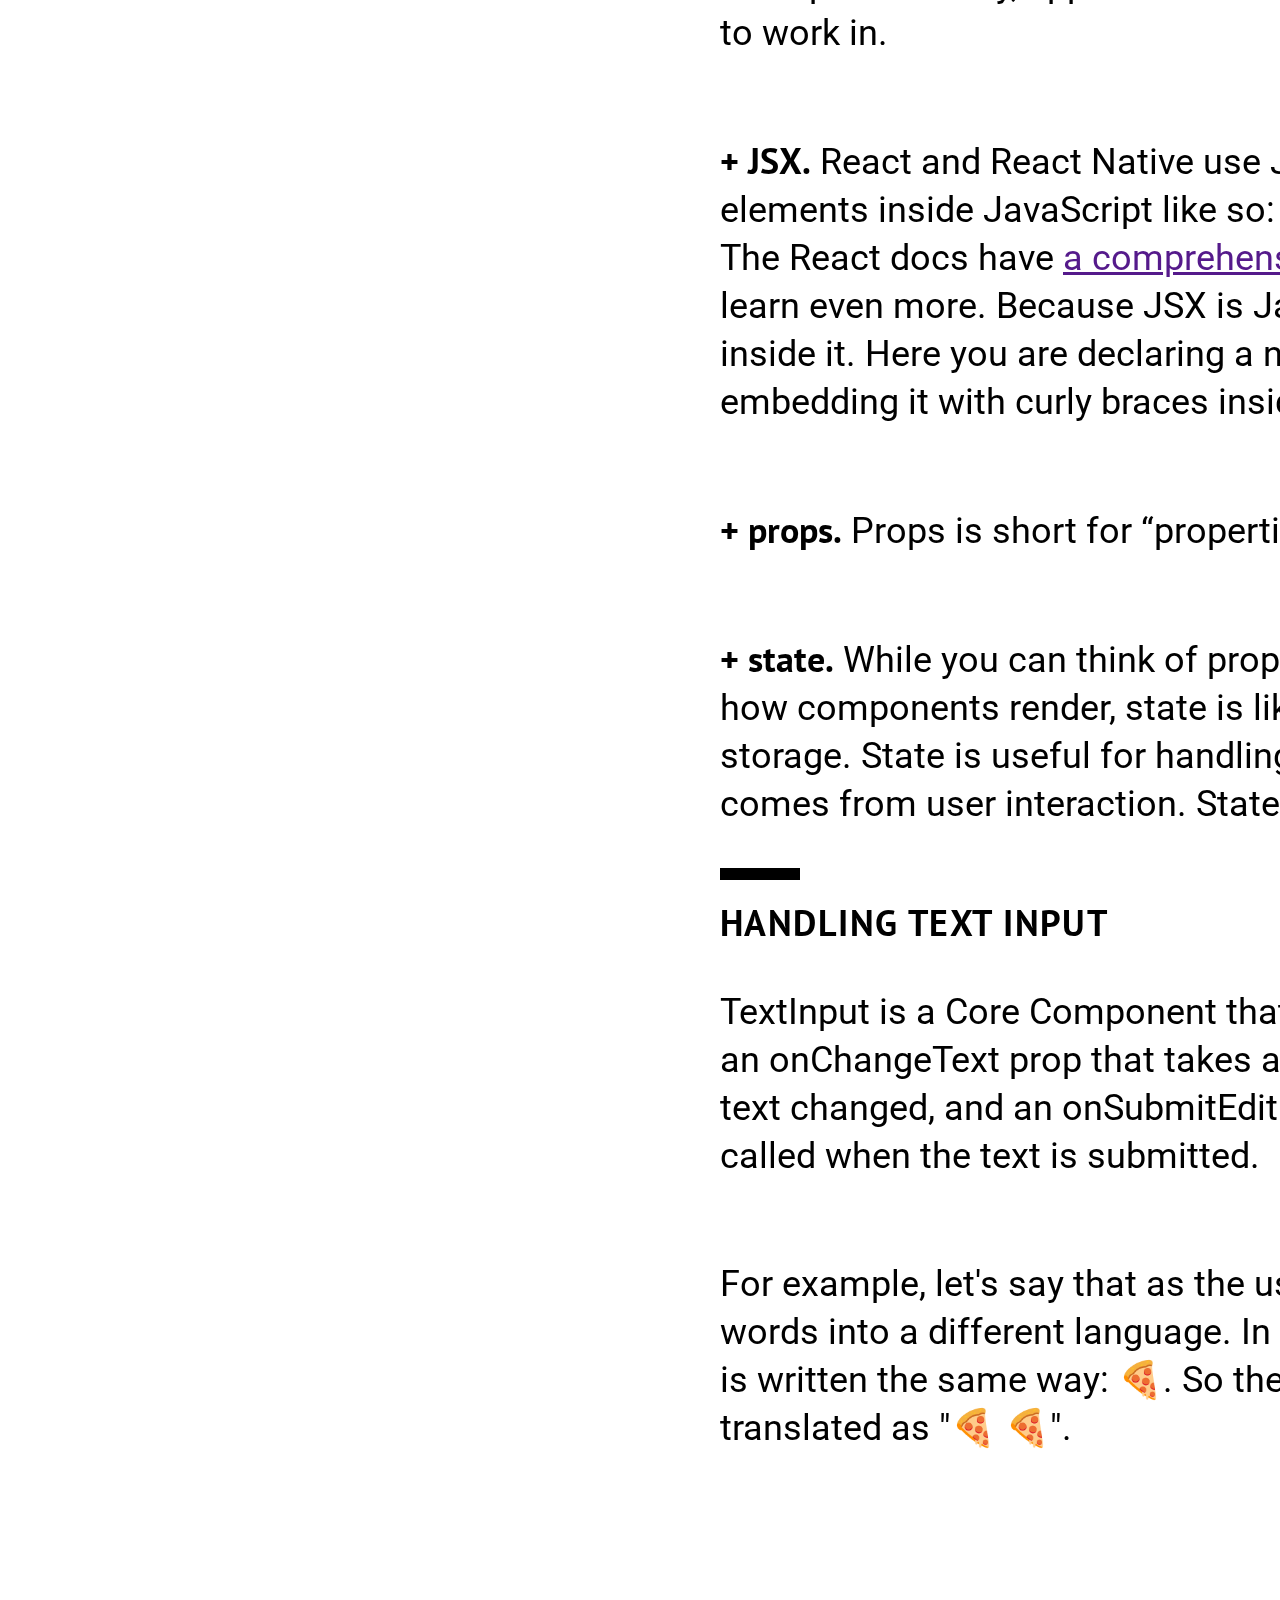
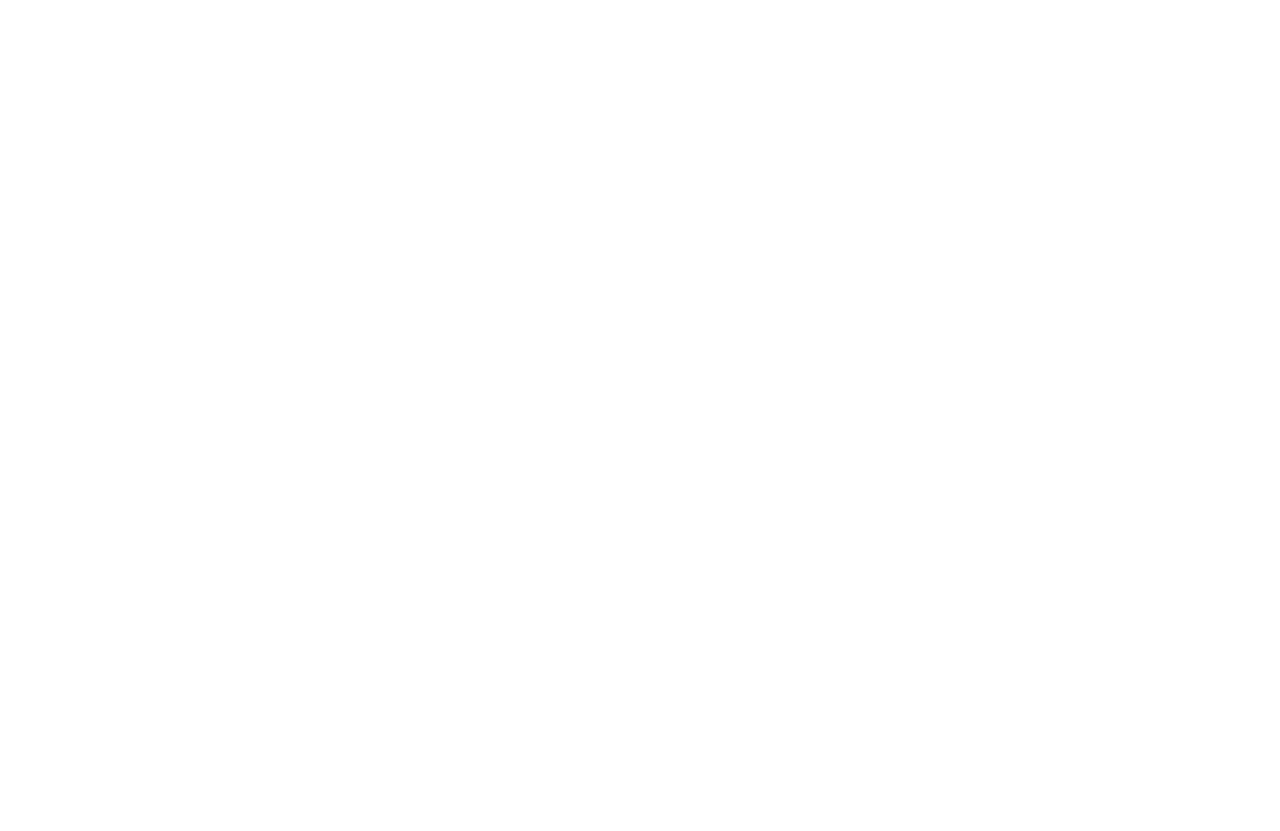
<file: Lesson7/index.html>
<!DOCTYPE html>
<html lang="en">
<head>
    <meta charset="UTF-8">
    <meta http-equiv="X-UA-Compatible" content="IE=edge">
    <meta name="viewport" content="width=device-width, initial-scale=1.0">
    <link rel="preconnect" href="https://fonts.googleapis.com">
    <link rel="preconnect" href="https://fonts.gstatic.com" crossorigin>
    <link href="https://fonts.googleapis.com/css2?family=Roboto:wght@400;900&display=swap" rel="stylesheet"> 
    <link rel="preconnect" href="https://fonts.googleapis.com">
    <link rel="preconnect" href="https://fonts.gstatic.com" crossorigin>
    <link href="https://fonts.googleapis.com/css2?family=PT+Sans:wght@400;700&display=swap" rel="stylesheet"> 
    <link rel ="stylesheet" href= "style.css">
    <title>Document</title>
</head>
<body class = "frame">
    <header class ="top">
        <div class="title">
             <span>  <span class = "lang">ENG</span>
            <span class="doc">Documentation /   Who's using </span></span>
           <span class="logo"> <img src="company-logo-black.png"></span>
        </div>
    </header>
    <main class ="flex">
        <div class="sidebar">
            <span class=" line"> <span class="number">1</span> Introduction</span>
            <span class="line"><span class="number">2</span> Core Components </span>
            <span  class="line"><span class="number">3</span>  React Fundamentals </span>      
            <span  class="line"><span class="number">4</span>  Handling Text Input </span>
        </div>
        <div class="introduction">
            <h2 class="header"> Introduction </h2>
            <p>Welcome to the very start of your React Native journey!
             If you're looking for environment setup instructions,
             they've moved <a href=""><u>to their own section.</u></a>
             Continue reading for an introduction to the documentation,
             Native Components, React, and more!
            </p>

            <h2 class="header"> Core Components </h2>
            <p>React Native is an open source framework for building Android
             and iOS applications using React and the app platform’s native capabiles.
             With React Native, you use JavaScript to access your platform’s 
             APIs as well as to describe the appearance and behavior of your UI using 
             React components: bundles of reusable, nestable code. 
             You can learn more about React in the next section. 
             But first, let’s cover how components work in React Native.
            </p>

             <h2 class="header">  React Fundamentals</h2>      
            <p>React Native runs on <a href=""><u>React</u></a>, 
             a popular open source library for building 
             user interfaces with JavaScript. To make the most of React Native,
             it helps to understand React itself. 
             This section can get you started or can serve as a refresher course.
            </p>

            <p>We’re going to cover the core concepts behind React:</p>

            <p><span class="bold">+ components.</span>
             The rest of this introduction to React uses cats in its examples: 
             friendly, approachable creatures that need names and a cafe to work in.
            </p>
            
            <p><span class="bold">+ JSX.</span> React and React Native use JSX, a syntax that 
             lets you write elements inside JavaScript like so:
            <span class="grey__text">&ltText&gtHello, I am your cat!&ltText&gt.</span>
             The React docs have <a href =""><u>a comprehensive guide to JSX </u></a>
             you can refer to learn even more. Because JSX is JavaScript,
             you can use variables inside it. Here you are declaring
             a name for the cat, name, and embedding it with curly braces inside
             <span class="grey__text">&ltText&gt.</span> 
            </p>

            <p><span class="bold">+ props.</span> Props is short for “properties”. </p>

            <p><span class="bold">+ state.</span> While you can think of props as
             arguments you use to configure how components render,
             state is like a component’s personal data storage. 
             State is useful for handling data that changes over
             time or that comes from user interaction. 
             State gives your components memory!</p>


            <h2 class="header"> Handling Text Input</h2> 
            <p>TextInput is a Core Component that allows the user 
             to enter text. It has an onChangeText prop that takes 
             a function to be called every time the text changed,
             and an onSubmitEditing prop that takes a function
             to be called when the text is submitted.
            </p>

            <p>For example, let's say that as the user types,
              you're translating their words into a different language.
              In this new language, every single word is written the same way:
             🍕. So the sentence "Hello there Bob" would be translated as "🍕 🍕".
             </p>
        </div>
    </main>
    <img src="../Lesson7/Frame 1.png" class = "detel">
</body>
</html>
</file>
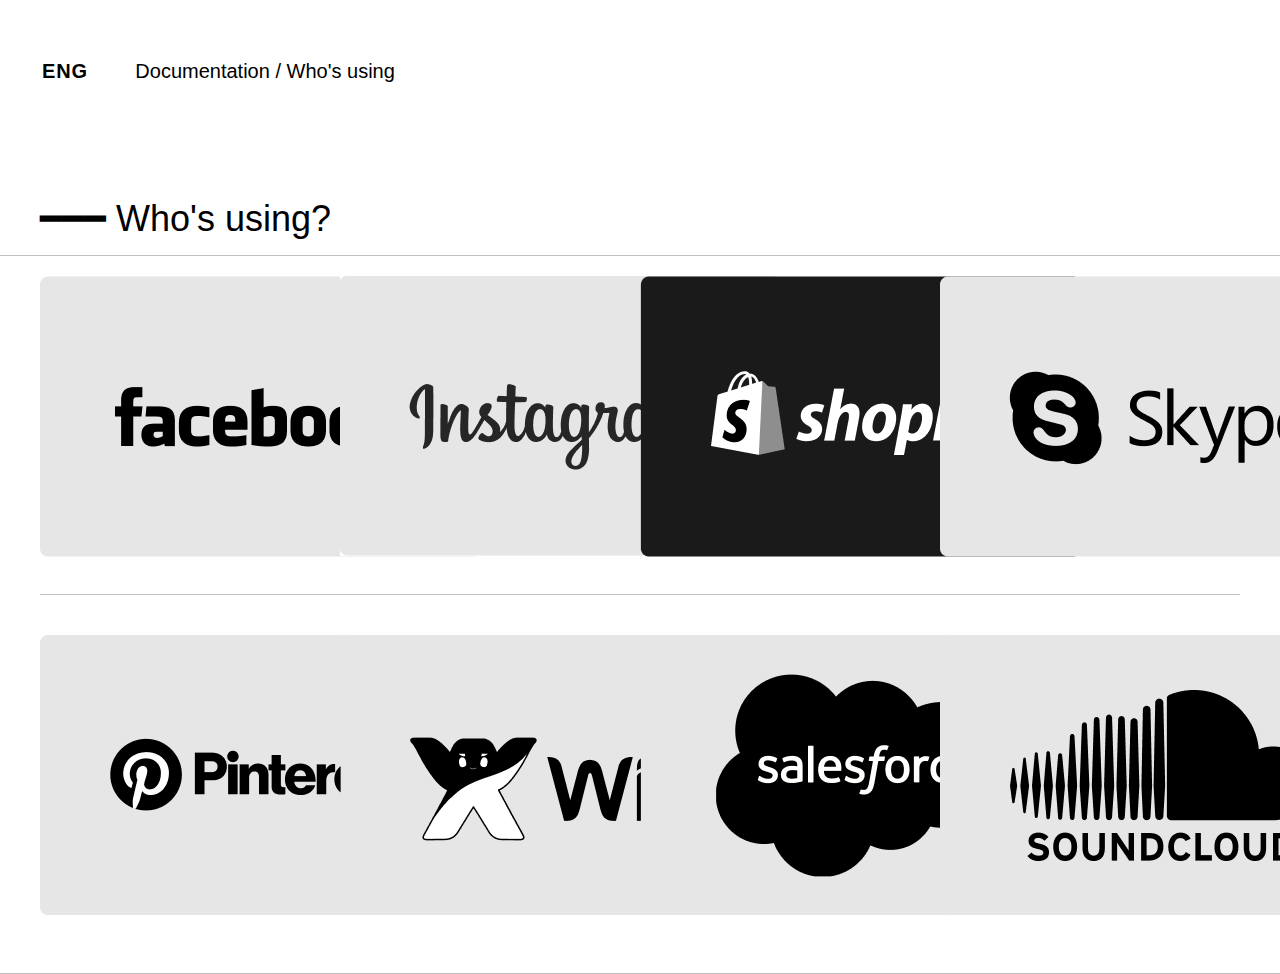
<file: Lesson7/logo.html>
<!DOCTYPE html>
<html lang="en">
<head>
    <meta charset="UTF-8">
    <meta http-equiv="X-UA-Compatible" content="IE=edge">
    <meta name="viewport" content="width=device-width, initial-scale=1.0">
    <link rel="stylesheet" href="logo.css">
    <title>Document</title>
</head>
<body>
    <header class="top">
        <div class="title">
            <span>  <span class = "lang">ENG</span>
           <span class="doc">Documentation /   Who's using </span></span>
          <span class="logo"> <img src="company-logo-black.png"></span>
       </div>
       <div class="who"><span>━━━      Who's using?</span></div>
    </header>
    <main class="flex-container">
        <div class="first-row">
            <div class="card-container">
                <div class="card-inner">
                    <div class="card-inner-back"><img src="img/facebook(2).png"> </div>
                    <div class="card-inner-front"><img src ="img/facebook(3).png"></div>
                </div>
            </div>
            <div class="card-container">
                <div class="card-inner">
                    <div class="card-inner-back"><img src="img/Screenshot_1.png"> </div>
                    <div class="card-inner-front"><img src ="img/Instagram(1).png"></div>
                </div>
            </div>

            <div class="card-container">
                <div class="card-inner">
                    <div class="card-inner-back"><img src="img/Shopify.png"> </div>
                    <div class="card-inner-front"><img src ="img/Shopify(1).png"></div>
                </div>
            </div>

            <div class="card-container">
                <div class="card-inner">
                    <div class="card-inner-back"><img src="img/Skype.png"> </div>
                    <div class="card-inner-front"><img src ="img/Skype(1).png"> </div>
                </div>
            </div>
        </div>

        <div class="second-row">
            <div class="card-container">
                <div class="card-inner">
                    <div class="card-inner-back"><img src="img/Pinterest.png"> </div>
                    <div class="card-inner-front"><img src ="img/Pinterest(1).png"></div>
                </div>
            </div>

            <div class="card-container">
                <div class="card-inner">
                    <div class="card-inner-back"><img src="img/Wix.png"> </div>
                    <div class="card-inner-front"><img src ="img/Wix(1).png"></div>
                </div>
            </div>

            <div class="card-container">
                <div class="card-inner">
                    <div class="card-inner-back"><img src="img/Salesforce.png"> </div>
                    <div class="card-inner-front"><img src ="img/Salesforce(1).png"></div>
                </div>
            </div>

            <div class="card-container">
                <div class="card-inner">
                    <div class="card-inner-back"><img src="img/Soundcloud.png"> </div>
                    <div class="card-inner-front"><img src ="img/Soundcloud(1).png"></div>
                </div>
            </div>
        </div>
    </main>
</body>
</html>
</file>
<file: Lesson3/style.css>
*{
    font-family: -apple-system, BlinkMacSystemFont, 'Segoe UI', Roboto, Oxygen, Ubuntu, Cantarell, 'Open Sans', 'Helvetica Neue', sans-serif;
}
p{
    font-size: 18px;
    line-height: 25px; 
}

.list{
    list-style: none;
    padding-left: 15px;
}

.list-item{
    display: inline;
    margin-left: 15px;
}
.link{
    text-decoration: none;
    color:black;
}

.link-active{
    text-decoration: underline;
    color: black;
    opacity: 0.2 ;
}
.link:hover{
    line-height: 25px;
    font-style: normal;
    font-weight: normal;
    font-size: 18px;
    color: #828282;
}

.navigation {
    text-align: center;
    border-bottom: 1px solid black;
    padding: 25px 230px;
    filter: drop-shadow(0px 4px 4px rgba(0, 0, 0, 0.25));
  }


.header{
    margin:0 220px;
}


.about-me{
    background-color: #f6f6f6;
}

.sub-me{
    font-style: normal;
    font-weight: bold;
    font-size: 34px;
    line-height: 46px; 
}

.section{
    padding: 100px 0;
    text-align: center;
}

.skill-description{
    font-family: Gilroy-Bold;
    font-size: 14px;
    line-height: 17px;
    text-align: center;
    font-weight:600;
    color: #828282;
}

.star__container {
    padding: 20px;
}
.star{
    display: inline-block;
    height: 20px;
    margin-right: 8px;
    width: 20px;
    background-image: url(img/Star.png);
    repeat: no-repeat;
}

    .star1,.star2,.star3,.star0 {
    margin-top: 4px;
}

    .star0 div:nth-child(n+5),
    .star1 div:nth-child(n+4),
    .star2 div:nth-child(n+5),
    .star3 div:nth-child(n+5){
    background-image : url(img/Star-empty.png)
}
/*
.star_container{
    margin-top: 60px;
}
.star{
    margin-right: 8px;
}*/
.skill{
    display: inline-block;
    padding: 0 45px;
}

.portfolio{
    background-color: #f6f6f6;
    text-align: center;
    padding: 80px ;
}
.foto{
    padding-top: 67px;
    width: 936.24px;
    height: 510px;
}
.link{
    font-style: normal;
    font-weight: normal;
    font-size: 18px;
    line-height: 25px;
    text-align: center;
    text-decoration-line: underline;
}
.contact{
    padding-top: 5px;
    padding-bottom: 85px;
}
.button{
    width: 180.5px;
    height: 42px;
    background-color: black;
    font-style: normal;
    font-weight: bold;
    font-size: 18px;
    line-height: 25px;
    border-radius:25px;
    text-align: center;
    letter-spacing: 0.1em;
    color: #FFFFFF;
}
.social{
    padding: 31px;
}
.icon{
    margin: 40px;
}
.bottom{
    margin-top:34px;
    font-style: normal;
    font-weight: normal;
    font-size: 14px;
    line-height: 19px;
    text-align: center;
    color: #828282;
}
</file>
<file: Lesson4/style.css>
* {
    font-family: "Roboto", sans-serif;
    transition: all 0.1s ease-in;
}

.frame {
    text-align: center;
    width: 793px;
    height: 507px;
    left: 0px;
    top: 0px;
    background: #3b3f45;
}
.header {
    width: 793px;
    height: 82px;
    left: 0px;
    top: 0px;
    background: #4a4f56;
    margin-bottom: 20px;
}
.title {
    color: #ff8984;
    font-style: normal;
    font-weight: bold;
    font-size: 24px;
    line-height: 28px;
    padding-top: 19px;
    margin-bottom: 0;
}
.subtitle {
    font-style: normal;
    font-weight: normal;
    font-size: 16px;
    line-height: 19px;
    color: #ff8984;
    margin-top: 4px;
}

.check {
    width: 19px;
    height: 19px;
    top: 114px;
    margin: 12px 7px 0 12px;
}

.list {
    width: 534px;
    height: 45px;
    background: #88839e;
    text-align: left;
    margin-left: 130px;
    
}

.list-container .list:nth-child(2n) {
    background: #7A7593;
}
.item {
    text-align: left;
    font-size: 18px;
    line-height: 21px;
    color: #ffffff;
    margin-left: 12px;
}

.sup {
    font-size: 11px;
    line-height: 21px;
    color: #ffffff;
    margin-left: 4px;
}

input:checked + span {
    text-decoration: line-through;
    opacity: 0.3;
}
.list:hover {
    background: #625e77;
    border: 3px solid white;
    border-left: 0;
    border-right: 0;
}

.footer {
    width: 534px;
    height: 45px;
    text-align: center;
    margin-left: 130px;
    font-size: 18px;
    line-height: 21px;
    align-items: center;
    margin-top: 35px;
    color: #ff8984;
    padding-top: 20px;
    background: #4a4f56;
}
</file>
<file: Lesson5/style.css>
.frame{
    width: 850px;
    height: 942px;
    background: #FFFFFF;
}
*{
    font-family: 'Roboto', sans-serif;
}
.title{
    width: 1840px;
    height:55px;
    font-family: Roboto;
    font-style: normal;
    font-size: 20px;
    line-height: 23px;
    display:flex;
    flex-direction: row;
    align-items: center;
    justify-content: space-between;
    padding: 44px 32px 44px 42px;
}

.lang{
    font-weight: 900;
    letter-spacing: 0.04em; 
    padding-right: 42px;   
}

.doc{
    font-weight: 400;
}

.logo{
    width: 243px;
    height: 55.28px;  
}
.introduction{
    width:1852px;
    height:2291px;
    font-size: 36px;
    line-height: 48px;
    color: #000000;
    padding: 44px 32px 44px 42px;
}

h2{
    font-family: 'PT Sans', sans-serif;
    letter-spacing: 0.04em;
    text-transform: uppercase; 
    font-weight: 700;
}
.bold{
    font-family: 'PT Sans', sans-serif;
    font-weight: 700;
}

.grey__text{
    background-color: #C9C9C9;
}
p{
    font-weight: 400;
}
</file>
<file: Lesson6/style.css>
* {
    font-family: "Poppins", sans-serif;
}
.page {
    width: 1400px;
    height: 3843px;
    background: #ffffff;
}
.navigation {
    width: 1125px;
    height: 78px;
    margin-top: 20px;
    margin-left: 145px; 
    display:flex;
    flex-direction: row;
    justify-content: space-between;
    align-items: center; 
}
.nav {
    color:#2F281E; 
    font-weight: normal;
    font-size: 14px;
    line-height: 28px;
    display:flex;
    flex-direction: row;
    align-items: center; 
}
.list-item{
    margin-right:20px;


}  
.text {
    font-weight: 600;
    font-size: 16px;
    line-height: 24px;
    color: #FF9900;
    margin-left: 14px;

}
.button{
    width:102px;
    height: 46px;
    border: 1px solid #BCD0E5;
    box-sizing: border-box;
    border-radius: 4px;
}

.button__orange {
    background-color: #ff9900;
    margin-right: 30px;
    margin-left: 15px;
    color: #ffffff;
}

.main__part {
    width: 1125px;
    height: 495px;   
    margin: 128px 145px 0 145px ;
    display:flex;
    flex-direction: row;
    
}
.main__left{
    display: flex;
    flex-direction: column;
}
.svg__text{
    display: flex;
    flex-direction: row;
    align-items: center;
}
 .main__title{  
    font-weight: bold;
    font-style: normal;
    font-size: 44px;
    line-height: 54px;
    color: #2F281E;
}
.sub__title {
    font-style: normal;
    font-weight: normal;
    font-size: 18px;
    line-height: 28px;
    color: #544837;
    padding-top: 30px;
    padding-bottom:45px;
}

.button__width {
    width: 175px;
    height: 53px;
    color: #ffffff;
    font-weight: bold;
    font-size: 16px;
    line-height: 24px;
}
.icon__play {
    color: #ff9900; 
    width:20px;  
    border: none;
    background-color: #ffffff;
}

.page__footer {
    margin: 111px 145px 0 145px;
    width: 1125px;
    height: 580px;
    display:flex;
    flex-direction: column;
    align-items: center;
}

.footer__title {
    font-style: normal;
    font-weight: bold;
    font-size: 36px;
    line-height: 54px;
    margin-bottom: 54px;
    width: 539px;
    height:108px;
    text-align: center;
    
}

.footer__items{
    width: 1094px;
    height: 204px;
    display:flex;
    flex-direction: row;   
}

.item{
    width: 200px;
    height: 178px;
    margin-right: 45px;
}

.footer__subtitle{
    font-style: normal;
    font-weight: 600;
    font-size: 22px;
    line-height: 33px;   
    color: #2F281E;
    margin-top: 30px;  
}
.footer__text{
    font-style: normal;
    font-weight: 500;
    font-size: 16px;
    line-height: 26px;
    color: #544837;
    margin-top: 13px;
}

.button__center{
    margin: 50px 614px 0 400px; 
}
.section{
    height:550px;
    width:1100px;
    margin-left: 145px;
    margin-top: 100px;
}
.foto__element{
    height: 550px;
    width: 500px;
}
.pre__title{
font-weight: 500;
font-size: 16px;
line-height: 24px;
color: #544837;
margin-top:30px;
}
.section__title{
    font-weight: bold;
    font-size: 36px;
    line-height: 54px;
    color: #2F281E;
}
.second__title{
    font-weight: bold;
    font-size: 16px;
    line-height: 26px;
    color: #2F281E;
}
.section__text{
    font-weight: 500;
    font-size: 16px;
    line-height: 26px;
    color: #544837;  
}
.section1{
    margin-right:100px;
}
.section2{
    margin-left: 100px;
}
.check{
    margin-left: 30px;
    
}
.section__icon{
    display: flex;
    flex-direction: row;
}
.the__end{
    height:310px;
    width:1100px;
    margin-left: 145px;
    margin-top: 185px;
    border-top: 1px solid  #BCD0E57F;
}
.footer__end{
    display:flex;
    flex-direction: column;
    justify-content: end;
}
.last{
    display:flex;
    flex-direction: column;
    justify-content: center;  
}
.footer__forms{
    width:345px;
}
.block{
    margin-top: 8px;
}
</file>
<file: Lesson7/style.css>
* {
    font-family: "Roboto", sans-serif;
    margin:0;
}

.frame {
    width: 1920px;
    height: 940px;
    background: #ffffff;
}

.title {
    width: 1840px;
    height: 55px;
    font-family: Roboto;
    font-style: normal;
    font-size: 20px;
    line-height: 23px;
    position: fixed;
    display: flex;
    flex-direction: row;
    align-items: center;
    justify-content: space-between;
    padding: 44px 32px 44px 42px;
    background: #ffffff;  
}

.lang {
    font-weight: 900;
    letter-spacing: 0.04em;
    padding-right: 42px;
}

.doc {
    font-weight: 400;
}

.logo {
    width: 243px;
    height: 55.28px;
}

.sidebar{
    width: 1920px;
    height: 478.11px;
    position:fixed;
    top:120px;
    bottom:337px;
    display: flex;
    flex-direction: column;
    justify-items:flex-end;

}

.line{
    font-style: normal;
    font-weight: 900;
    font-size: 36px;
    line-height: 42px;
    letter-spacing: 0.04em;
    text-transform: uppercase;
    margin-top: 92px;
    color: #000000; 
    border-bottom: 1px solid #BFBFBF; 
    padding:0;
}

.number{
    font-size: 20px;
    line-height: 25px; 
    color: #000000;
}

.introduction {    
    width: 1160px;
    height: 3843px;
    font-size: 36px;
    line-height: 48px;
    color: #000000;
    padding: 144px 32px 44px 720px;
}

.header {
    font-family: "PT Sans", sans-serif;
    letter-spacing: 0.04em;
    text-transform: uppercase;
    font-weight: 900;
    font-size: 36px;
    line-height: 42px;   
    display: inline;
}

.introduction h2:before{
    display: block;
    content: "";
    border-top: 12px solid #000000; 
    width:80px;
    padding-bottom:20px ;
}

.bold {
    font-family: "PT Sans", sans-serif;
    font-weight: 700;
}

.grey__text {
    background-color: #c9c9c9;
}

p {
    font-weight: 400;
    padding-top: 40px;
    padding-bottom: 40px;
}

.detel {
    position: fixed;
    top:260px;
    left:1270px;
    z-index: -1;
    width: 650px;
    height: 675px;
}
</file>
<file: Lesson7/logo.css>
* {
    font-family: "Roboto", sans-serif;
    margin:0;
}


.title {
    width: 1840px;
    height: 55px;
    font-family: Roboto;
    font-style: normal;
    font-size: 20px;
    line-height: 23px;
    display: flex;
    flex-direction: row;
    align-items: center;
    justify-content: space-between;
    padding: 44px 32px 44px 42px;
    background: #ffffff;  
}

.lang {
    font-weight: 900;
    letter-spacing: 0.04em;
    padding-right: 42px;
}

.doc {
    font-weight: 400;
}

.logo {
    width: 243px;
    height: 55.28px;
}
.who{
    margin-top: 55px;
    margin-left: 40px;
    font-style: normal;
    font-weight: normal;
    font-size: 36px;
    line-height: 42px; 
    color: #000000;
    }

.card-container{
    position: relative;
    width: 440px;
    height:280px;
    perspective: 300px;
}
.card-inner{
    position: absolute;
    width: 100%;
    height:100%;
    transition: transform 1s;
    transform-style: preserve-3d;
}
.card-container:hover .card-inner{
    transform: rotateX(180deg);
}
.card-inner-front, .card-inner-back{
    position: absolute;
    width: 100%;
    height:100%;
    backface-visibility: hidden;
}
.card-inner-front{
    transform: rotateX(180deg);  
}

.flex-container{
    margin-top: 15px;
    display: flex;
    flex-direction: column;
    border-top: 1px solid #BFBFBF;
    border-bottom: 1px solid #BFBFBF;

}
.first-row{
    height:318px;
    margin:20px 40px;
   display:flex ;
   flex-direction: row;
   justify-content: space-between;
   border-bottom: 1px solid #BFBFBF;
}
.second-row{
    height:318px;
    margin:20px 40px;
   display:flex ;
   flex-direction: row;
   justify-content: space-between;
}
</file>
